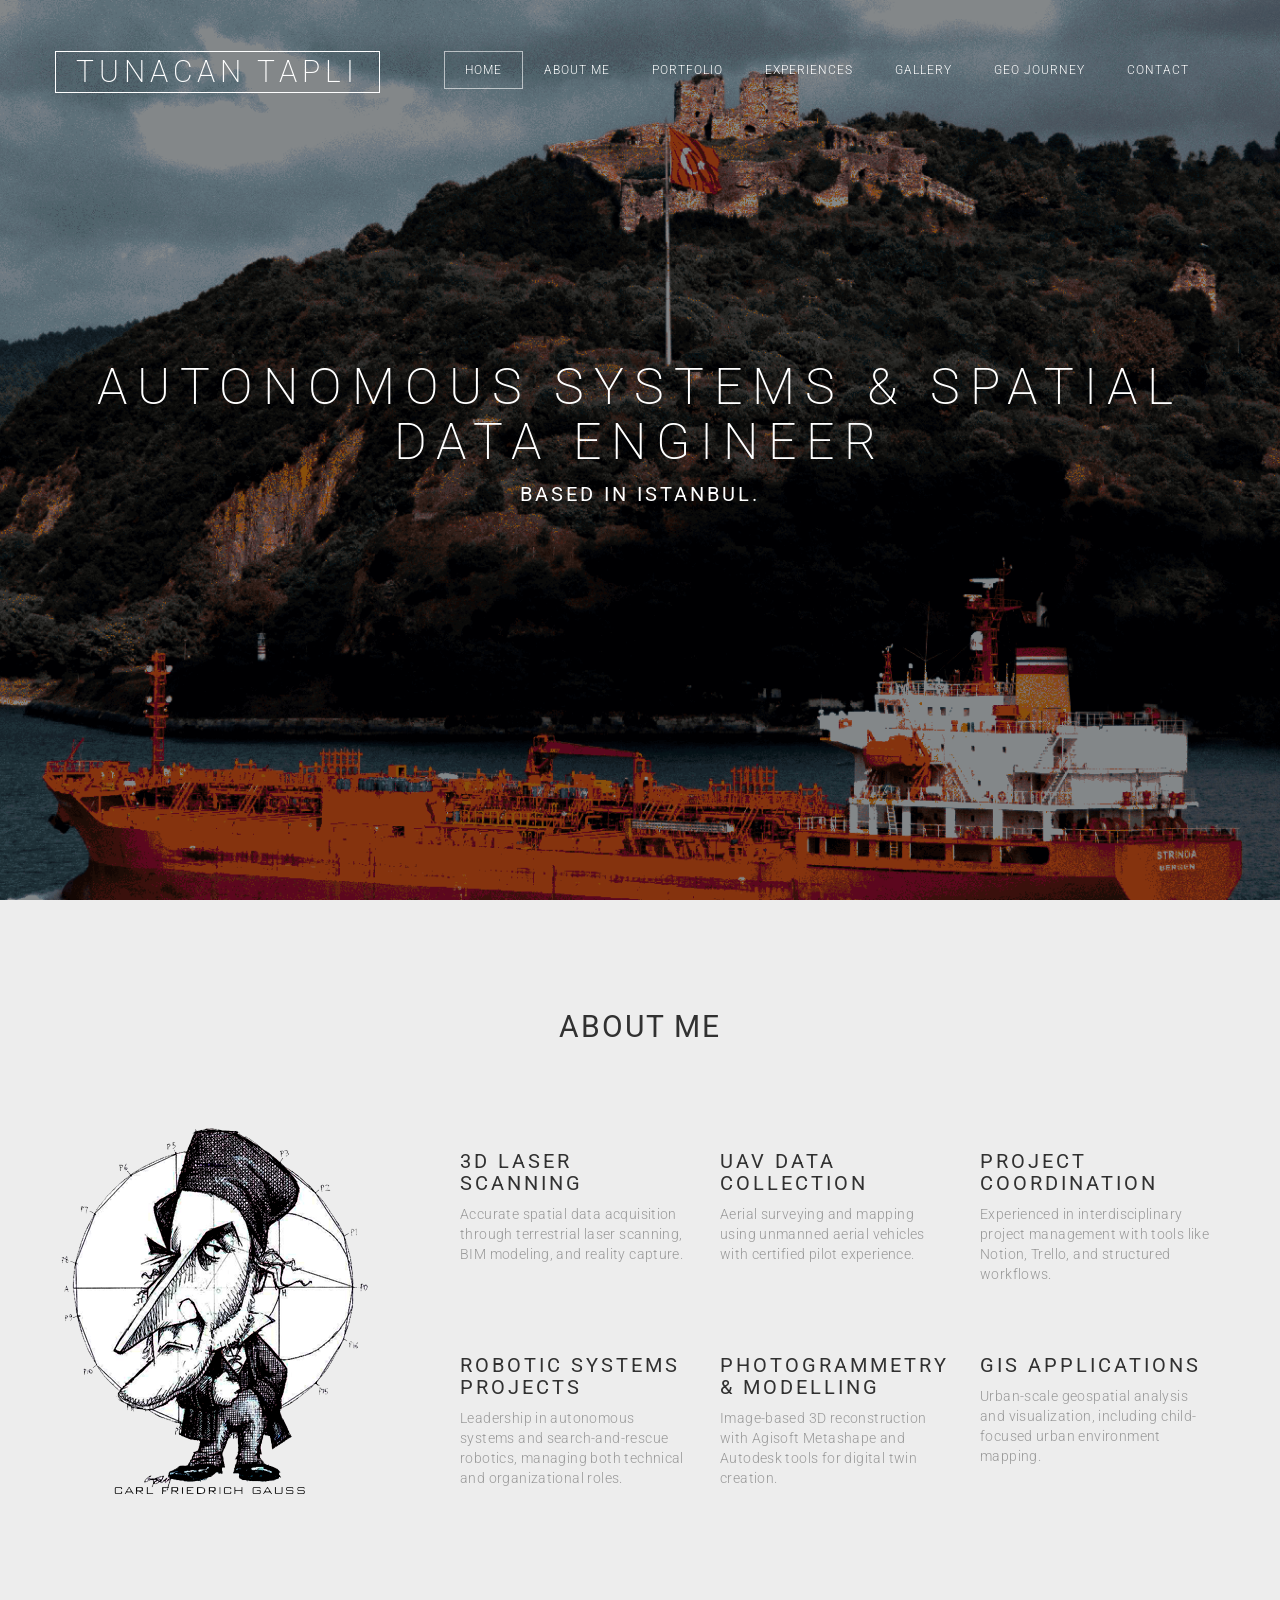
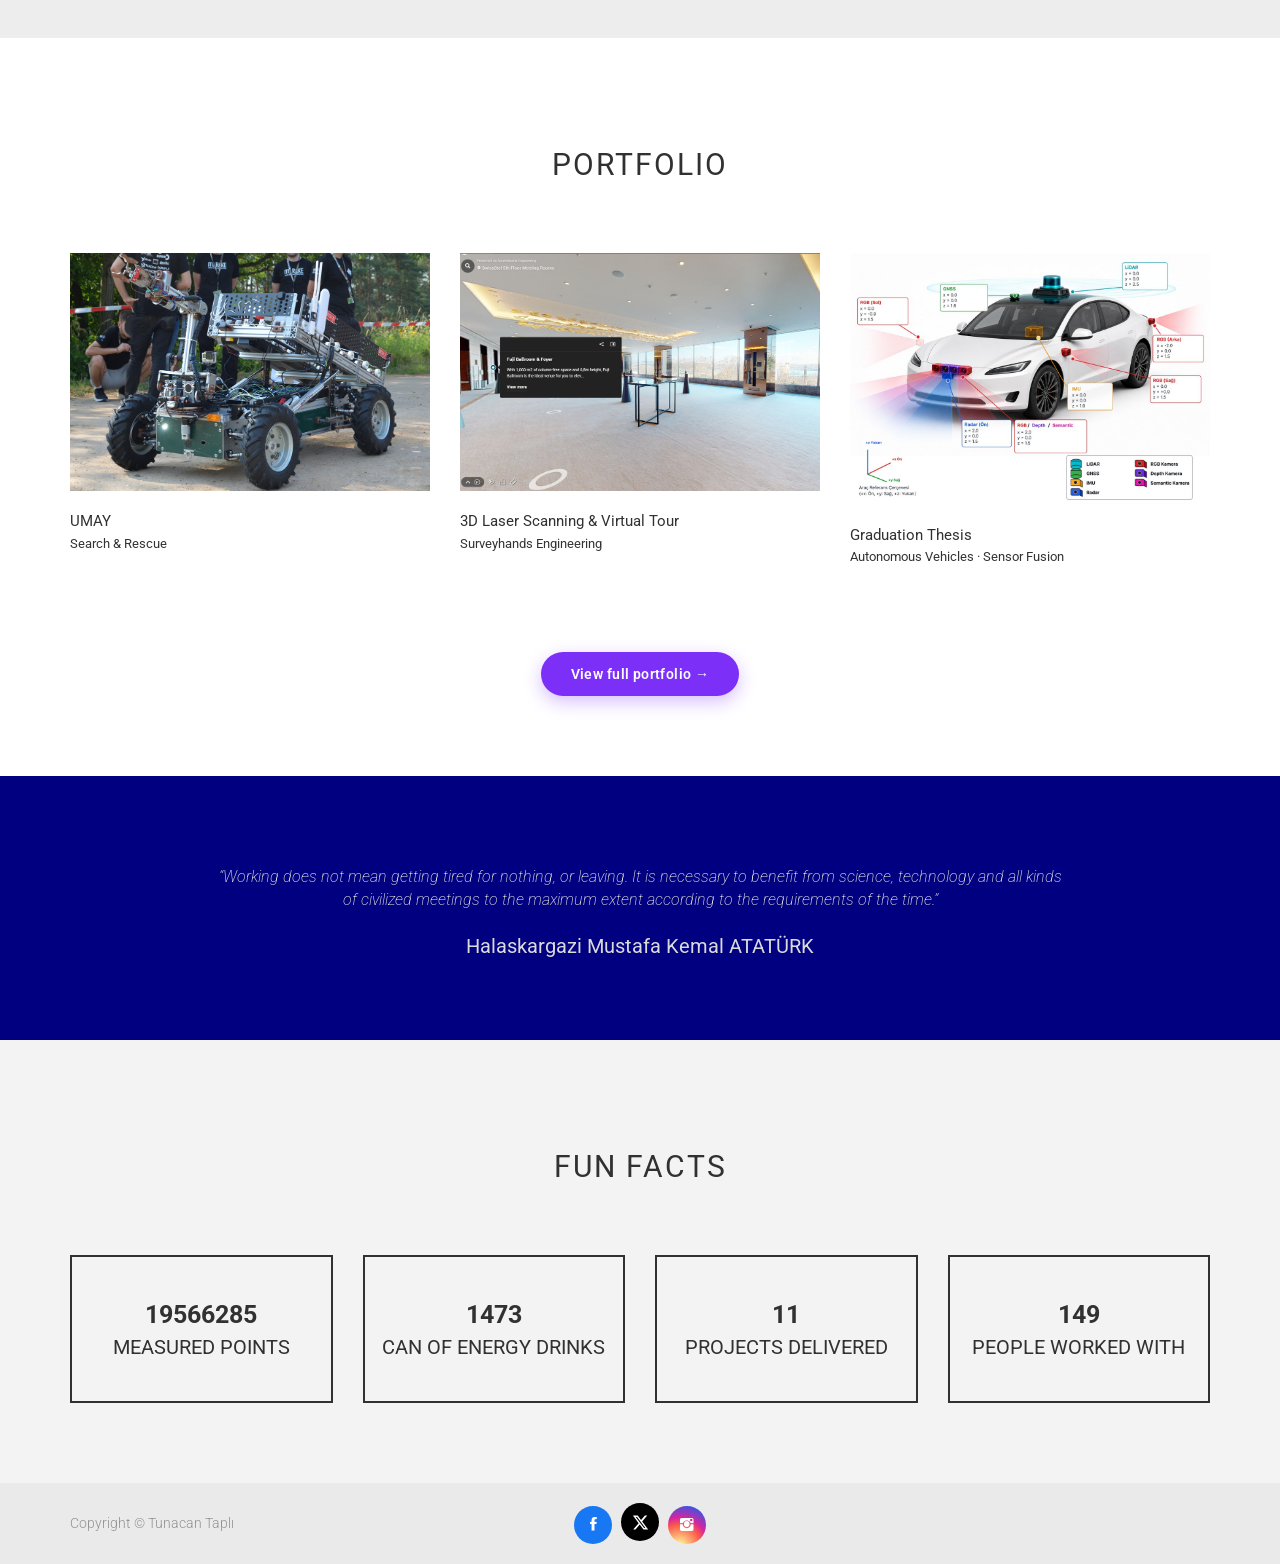
<file: index.html>
<!DOCTYPE html>
<!--[if IE 7 ]><html class="ie ie7 lte9 lte8 lte7" lang="en-US"><![endif]-->
<!--[if IE 8]><html class="ie ie8 lte9 lte8" lang="en-US">	<![endif]-->
<!--[if IE 9]><html class="ie ie9 lte9" lang="en-US"><![endif]-->
<!--[if (gt IE 9)|!(IE)]><!-->
<html class="noIE" lang="en-US">
<!--<![endif]-->
	<head>
		<!-- meta -->
			<meta http-equiv="X-UA-Compatible" content="IE=edge">
			<meta http-equiv="Content-Type" content="text/html; charset=UTF-8"/>
			<meta name="viewport" content="width=device-width, initial-scale = 1.0, maximum-scale=1.0, user-scalable=no"/>
		<title>T A P L I</title>
		<link rel="icon" type="image/png" href="assets/images/favicon.png">

		<link rel="stylesheet" href="assets/css/bootstrap.min.css">
		<link rel="stylesheet" href="assets/css/ionicons.min.css">
		<link rel="stylesheet" href="assets/css/owl.carousel.css">
		<link rel="stylesheet" href="assets/css/owl.theme.css">
	    <link rel="stylesheet" href="assets/css/main.css">
	    <link rel="stylesheet" href="assets/css/one-page.css">
	    <!-- HTML5 shim and Respond.js IE8 support of HTML5 elements and media queries -->
			<!--[if lt IE 9]>
				<script src="assets/js/html5shiv.js"></script>
				<script src="assets/js/respond.js"></script>
			<![endif]-->

			<!--[if IE 8]>
		    	<script src="assets/js/selectivizr.js"></script>
		    <![endif]-->
	</head>

<body>

<!-- Home -->
	<section class="header" id="header">
		
		<nav class="navbar navbar-default">
			<div class="container">
			<!-- Brand and toggle get grouped for better mobile display -->
				<div class="navbar-header">
					<button type="button" class="navbar-toggle collapsed" data-toggle="collapse" data-target="#bs-example-navbar-collapse-1" aria-expanded="false">
						<span class="sr-only">Toggle navigation</span>
						<span class="icon-bar"></span>
						<span class="icon-bar"></span>
						<span class="icon-bar"></span>
					</button>
					<a class="navbar-brand" href="index-multipage.html">Tunacan Taplı</a>
				</div> <!-- /.navbar-header -->

		    <!-- Collect the nav links, forms, and other content for toggling -->
			    <div class="collapse navbar-collapse" id="bs-example-navbar-collapse-1">
					<ul class="nav navbar-nav navbar-right">
						<li class="active"><a href="index.html">home</a></li>
						<li><a href="about.html">about me</a></li>
						<li><a href="portfolio.html">portfolio</a></li>
						<li><a href="awards.html">Experiences</a></li>
						<li><a href="gallery.html">gallery</a></li>
						<li><a href="geojourney.html">geo journey</a></li>
						<li><a href="contact.html">contact</a></li>
					</ul> <!-- /.nav -->
			    </div><!-- /.navbar-collapse -->
		  	</div><!-- /.container -->
		</nav>
		<div class="container">
			<div class="header-table">
				<div class="header-wrapper">
					<h1 class="header-title">
						Autonomous Systems &amp; Spatial Data Engineer
					</h1>
					<p class="header-subtitle">
						based in Istanbul.
					</p>
				</div> <!-- /.header-wrapper -->
			</div>
		</div> <!-- /.container -->
	</section> <!-- /#header -->
	

<!-- Our Services -->
	<section class="service" id="service">
		<div class="container">
			<div class="_section-wrapper">
				<h2 class="section-title black">
					about me
				</h2> <!-- /.section-title -->
				<div class="underline purple"></div>
				<div class="row">
					<div class="">
						<img src="assets/images/service.png" alt="service" class="service-img img-responsive">
					</div>
					<div class="col-md-offset-4 col-md-8 col-sm-12 services">
						<div class="row">
							<div class="col-xs-6 col-sm-4">
								<div class="service-item">
									<h3 class="section-item-title">
										3D Laser Scanning
									</h3>
									<p class="section-item-detail">
										Accurate spatial data acquisition through terrestrial laser scanning, BIM modeling, and reality capture.
									</p>
								</div> <!-- /.service-item -->
							</div>
							<div class="col-xs-6 col-sm-4">
								<div class="service-item">
									<h3 class="section-item-title">
										UAV Data Collection
									</h3>
									<p class="section-item-detail">
										Aerial surveying and mapping using unmanned aerial vehicles with certified pilot experience.
									</p>
								</div> <!-- /.service-item -->
							</div>
							<div class="col-xs-6 col-sm-4">
								<div class="service-item">
									<h3 class="section-item-title">
										Project Coordination
									</h3>
									<p class="section-item-detail">
										Experienced in interdisciplinary project management with tools like Notion, Trello, and structured workflows.
									</p>
								</div> <!-- /.service-item -->
							</div>
							<div class="col-xs-6 col-sm-4">
								<div class="service-item">
									<h3 class="section-item-title">
										Robotic Systems Projects
									</h3>
									<p class="section-item-detail">
										Leadership in autonomous systems and search-and-rescue robotics, managing both technical and organizational roles.
									</p>
								</div> <!-- /.service-item -->
							</div>
							<div class="col-xs-6 col-sm-4">
								<div class="service-item">
									<h3 class="section-item-title">
										Photogrammetry & Modelling
									</h3>
									<p class="section-item-detail">
										Image-based 3D reconstruction with Agisoft Metashape and Autodesk tools for digital twin creation.
									</p>
								</div> <!-- /.service-item -->
							</div>
							<div class="col-xs-6 col-sm-4">
								<div class="service-item">
									<h3 class="section-item-title">
										GIS Applications
									</h3>
									<p class="section-item-detail">
										Urban-scale geospatial analysis and visualization, including child-focused urban environment mapping.
									</p>
								</div> <!-- /.service-item -->
							</div>
						</div> <!-- /.row -->
					</div> <!-- /.col-md-6 -->
				</div> <!-- /.row -->
			</div> <!-- /.section-wrapper -->
		</div> <!-- /.container -->
	</section> <!-- /.service -->


<!-- Portfolio -->
	<section class="portfolio" id="portfolio">
		<div class="container section-wrapper">
			<h2 class="section-title black">
				portfolio
			</h2> <!-- /.section-title -->
			<div class="underline purple"></div>
			<div class="row">
				<div class="col-sm-4 col-xs-6">
					<div class="portfolio-item">
						<div class="portfolio-img">
							<img src="assets/images/port-1.png" alt="port-1" class="port-item">
							<div class="portfolio-img-hover">
								<a href="#"><img src="assets/images/plus.png" alt="plus" class="plus"></a>
							</div> <!-- /.portfolio-img-hover -->
						</div> <!-- /.portfolio-img -->
						<div class="portfolio-item-details">
							<div class="portfolio-item-name">
								<a href="portfolio.html#umay" style="color:inherit;text-decoration:none;">UMAY</a> <br><small>Search & Rescue</small>
							</div> <!-- /.portfolio-item-name -->
					
						</div> <!-- /.portfolio-item-details -->
					</div> <!-- /.portfolio-item -->
				</div> <!-- /.col-md-4 -->
				<div class="col-sm-4 col-xs-6">
					<div class="portfolio-item">
						<div class="portfolio-img">
							<img src="assets/images/port-2.png" alt="port-2" class="port-item">
							<div class="portfolio-img-hover">
								<a href="#"><img src="assets/images/plus.png" alt="plus" class="plus"></a>
							</div> <!-- /.portfolio-img-hover -->
						</div> <!-- /.portfolio-img -->
						<div class="portfolio-item-details">
							<div class="portfolio-item-name">
								<a href="portfolio.html#bumblebee" style="color:inherit;text-decoration:none;">Bumble Bee</a> <br><small>Search & Rescue</small>
							</div> <!-- /.portfolio-item-name -->
						</div> <!-- /.portfolio-item-details -->
					</div> <!-- /.portfolio-item -->
				</div> <!-- /.col-md-4 -->
				<div class="col-sm-4 col-xs-6">
					<div class="portfolio-item">
						<div class="portfolio-img">
							<img src="assets/images/port-3.png" alt="port-3" class="port-item">
							<div class="portfolio-img-hover">
								<a href="#"><img src="assets/images/plus.png" alt="plus" class="plus"></a>
							</div> <!-- /.portfolio-img-hover -->
						</div> <!-- /.portfolio-img -->
						<div class="portfolio-item-details">
							<div class="portfolio-item-name">
								<a href="portfolio.html#scan" style="color:inherit;text-decoration:none;">3D Laser Scanning & Virtual Tour</a> <br><small>Surveyhands Engineering</small>
							</div> <!-- /.portfolio-item-name -->
						</div> <!-- /.portfolio-item-details -->
					</div> <!-- /.portfolio-item -->
				</div> <!-- /.col-md-4 -->
				<div class="col-sm-4 col-xs-6">
					<div class="portfolio-item">
						<div class="portfolio-img">
							<img src="assets/images/port-4.PNG" alt="port-4" class="port-item">
							<div class="portfolio-img-hover">
								<a href="#"><img src="assets/images/plus.png" alt="plus" class="plus"></a>
							</div> <!-- /.portfolio-img-hover -->
						</div> <!-- /.portfolio-img -->
						<div class="portfolio-item-details">
							<div class="portfolio-item-name">
								<a href="portfolio.html#gis" style="color:inherit;text-decoration:none;">Child Friendly Urban Environment</a> <br><small>GIS Project</small>
							</div> <!-- /.portfolio-item-name -->
						</div> <!-- /.portfolio-item-details -->
					</div> <!-- /.portfolio-item -->
				</div> <!-- /.col-md-4 -->
				<div class="col-sm-4 col-xs-6">
					<div class="portfolio-item">
						<div class="portfolio-img">
							<img src="assets/images/thesis/sensor-architecture.jpg" alt="Graduation thesis" class="port-item">
							<div class="portfolio-img-hover">
								<a href="portfolio.html#thesis"><img src="assets/images/plus.png" alt="plus" class="plus"></a>
							</div> <!-- /.portfolio-img-hover -->
						</div> <!-- /.portfolio-img -->
						<div class="portfolio-item-details">
							<div class="portfolio-item-name">
								<a href="portfolio.html#thesis" style="color:inherit;text-decoration:none;">Graduation Thesis</a> <br><small>Autonomous Vehicles &middot; Sensor Fusion</small>
							</div> <!-- /.portfolio-item-name -->
						</div> <!-- /.portfolio-item-details -->
					</div> <!-- /.portfolio-item -->
				</div> <!-- /.col-md-4 -->
				<div class="col-sm-4 col-xs-6">
					<div class="portfolio-item">
						<div class="portfolio-img">
							<img src="assets/images/port-6.png" alt="port-6" class="port-item">
							<div class="portfolio-img-hover">
								<a href="#"><img src="assets/images/plus.png" alt="plus" class="plus"></a>
							</div> <!-- /.portfolio-img-hover -->
						</div> <!-- /.portfolio-img -->
						<div class="portfolio-item-details">
							<div class="portfolio-item-name">
								<a href="portfolio.html#ortho" style="color:inherit;text-decoration:none;">High Precision Orthophoto</a> <br><small>Photogrammetry</small>
							</div> <!-- /.portfolio-item-name -->
						</div> <!-- /.portfolio-item-details -->
					</div> <!-- /.portfolio-item -->
				</div> <!-- /.col-md-4 -->
			</div> <!-- /.row -->
		</div> <!-- /.container -->
	</section> <!-- /.portfolio -->

	<script>
	(function(){
		var hide = ['portfolio.html#bumblebee','portfolio.html#gis','portfolio.html#ortho'];
		hide.forEach(function(h){
			var a = document.querySelector('#portfolio a[href="'+h+'"]');
			if(a){ var col = a.closest('.col-sm-4'); if(col) col.style.display='none'; }
		});
		var row = document.querySelector('#portfolio .row');
		if(row){
			var d = document.createElement('div');
			d.style.cssText = 'text-align:center;margin-top:34px;';
			d.innerHTML = '<a href="portfolio.html" style="display:inline-block;padding:12px 30px;background:#7b2ff7;color:#fff;border-radius:30px;text-decoration:none;font-weight:600;letter-spacing:.03em;box-shadow:0 6px 18px rgba(123,47,247,.3);">View full portfolio &rarr;</a>';
			row.parentNode.appendChild(d);
		}
	})();
	</script>


<script>
	(function(){
		var items = document.querySelectorAll('#portfolio .portfolio-item');
		Array.prototype.forEach.call(items, function(item){
			var col = item.closest('.col-sm-4'); if(col && col.style.display==='none') return;
			var lnk = item.querySelector('.portfolio-item-name a[href]'); if(!lnk) return;
			var ov = item.querySelector('.portfolio-img-hover'); if(ov) ov.style.pointerEvents='none';
			item.style.cursor = 'pointer';
			item.addEventListener('click', function(){ window.location.href = lnk.getAttribute('href'); });
		});
	})();
	</script>

	<!-- Note -->
	<section class="note navy">
		<div class="container section-wrapper text-center">
			<p class="quote">
				“Working does not mean getting tired for nothing, or leaving. It is necessary to benefit from science, technology and all kinds of civilized meetings to the maximum extent according to the requirements of the time.”
			</p> <!-- /.quote -->
			<div class="quoter">Halaskargazi Mustafa Kemal ATATÜRK</div>
		</div> <!-- /.container -->
	</section> <!-- /.note -->


<!-- Fan Facts -->
	<section class="fun">
		<div class="container section-wrapper">
		<h2 class="section-title black">
				Fun Facts
			</h2> <!-- /.section-title -->
			<div class="underline purple"></div>	
			<div class="row">
				<div class="col-sm-3 col-xs-6">
					<div class="fun-box">
						<div class="number">
							19566285
						</div>
						<div class="number-title">
							measured points
						</div>
					</div> <!-- /.fun-box -->
				</div> <!-- /.col-md-3 -->
				<div class="col-sm-3 col-xs-6">
					<div class="fun-box">
						<div class="number">
							1473
						</div>
						<div class="number-title">
							can of energy drinks
						</div>
					</div> <!-- /.fun-box -->
				</div> <!-- /.col-md-3 -->
				<div class="col-sm-3 col-xs-6">
					<div class="fun-box">
						<div class="number">
							11
						</div>
						<div class="number-title">
							projects delivered
						</div>
					</div> <!-- /.fun-box -->
				</div> <!-- /.col-md-3 -->
				<div class="col-sm-3 col-xs-6">
					<div class="fun-box">
						<div class="number">
							149
						</div>
						<div class="number-title">
							people worked with
						</div>							
					</div> <!-- /.fun-box -->
				</div> <!-- /.col-md-3 -->
			</div> <!-- /.row -->
		</div> <!-- /.container -->
	</section> <!-- /.fun -->


<!-- Footer -->
	<footer>
		<div class="container">
			<div class="row">
				<div class="col-sm-4">
					<div class="copy">
						Copyright &copy; Tunacan Taplı
					</div>
				</div>
				<div class="col-sm-4 text-center">
					<div class="social-icon">
						<a href="https://www.facebook.com/tunacantapli?locale=tr_TR" target="_blank">
							<div class="icon fb">
								<i class="ion-social-facebook"></i>
							</div>
						</a>
						<a href="https://x.com/tunatapli" target="_blank">
							<div class="icon twitter">
								<svg viewBox="0 0 24 24" fill="currentColor"><path d="M18.244 2.25h3.308l-7.227 8.26 8.502 11.24H16.17l-5.214-6.817L4.99 21.75H1.68l7.73-8.835L1.254 2.25H8.08l4.713 6.231zm-1.161 17.52h1.833L7.084 4.126H5.117z"/></svg>
							</div>
						</a>
						<a href="https://www.instagram.com/tunatapli/" target="_blank">
							<div class="icon instagram">
								<i class="ion-social-instagram"></i>
							</div>
						</a>
					</div>		
				</div>
				<div class="col-sm-4 text-right">
					<div class="copy">
											</div>
				</div>
			</div> <!-- /.row -->
		</div> <!-- /.container -->
	</footer>
	


	<script src="assets/js/jquery-1.11.2.min.js"></script>
    <script src="assets/js/bootstrap.min.js"></script>
    <script src="assets/js/owl.carousel.min.js"></script>
    <script src="assets/js/contact.js"></script>
	<!-- // <script src="assets/js/smoothscroll.js"></script> -->
	<script src="assets/js/script.js"></script>


</body>
</html>
</file>
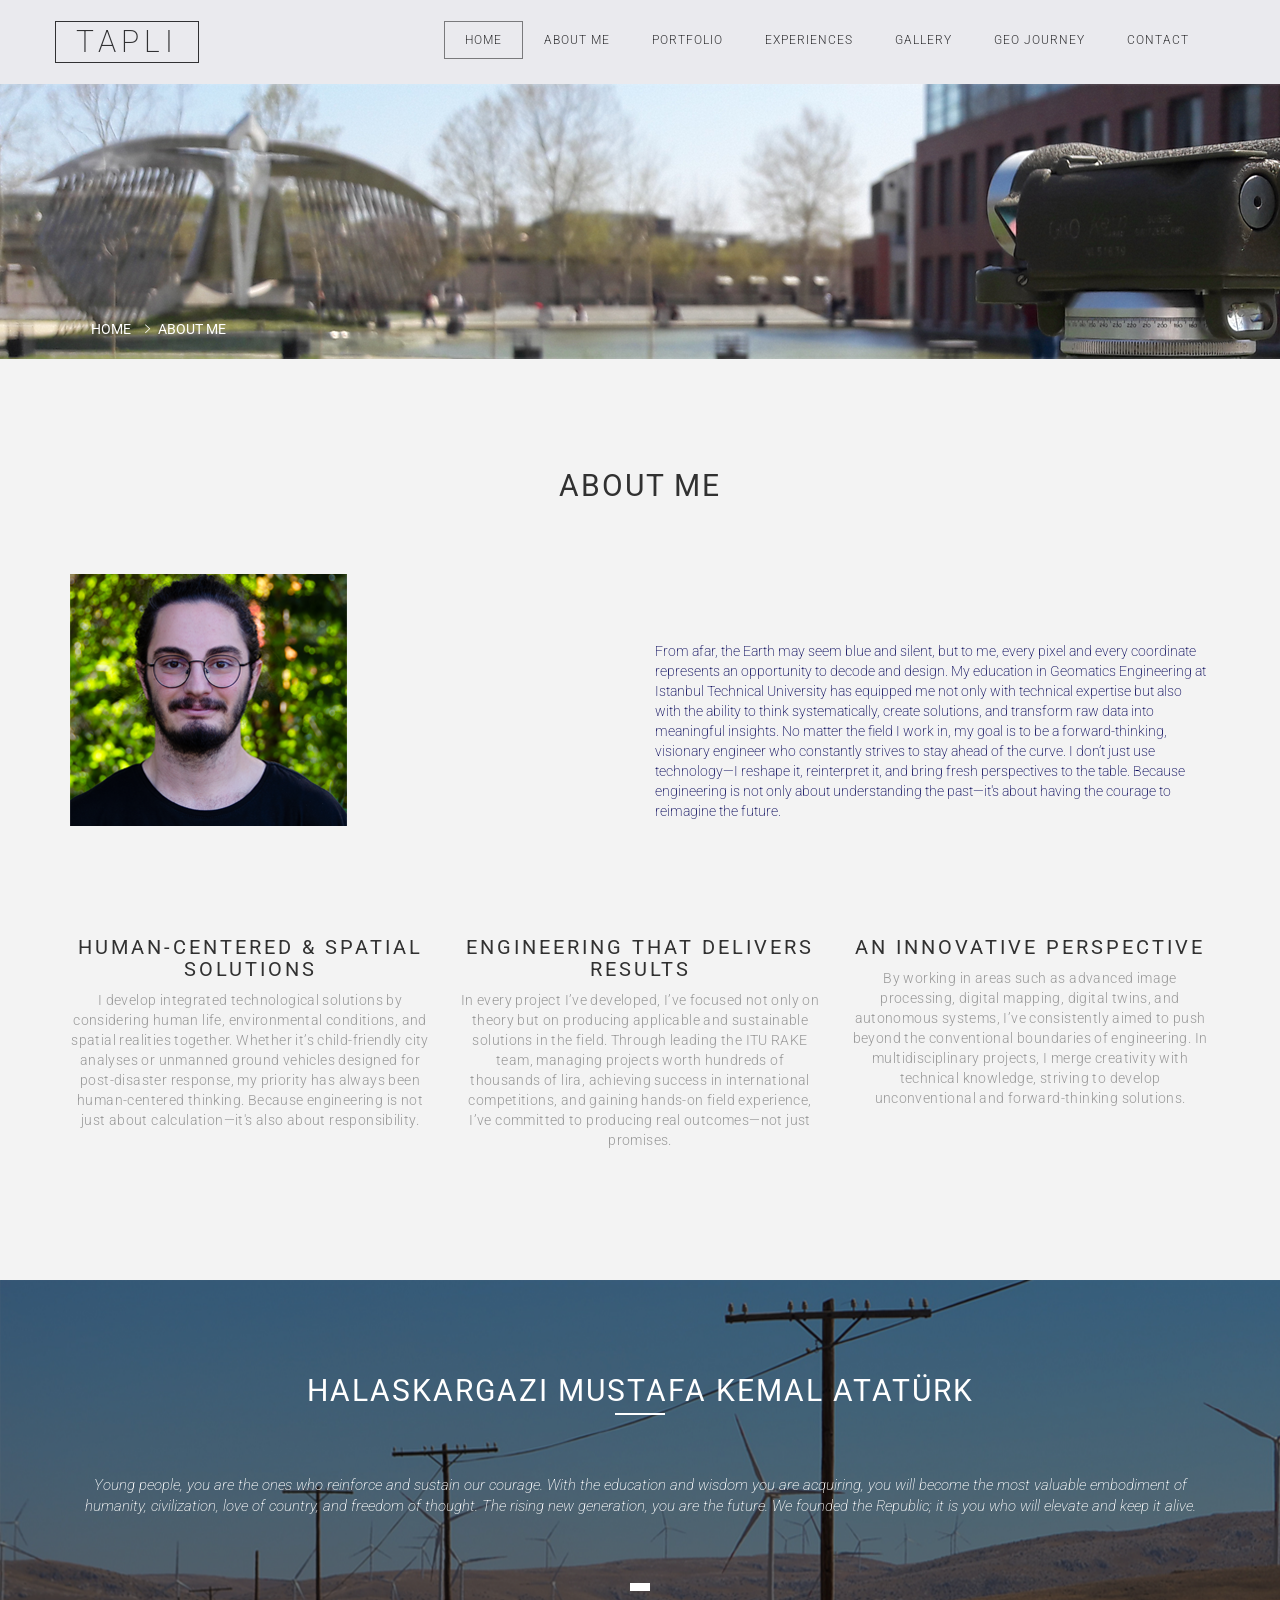
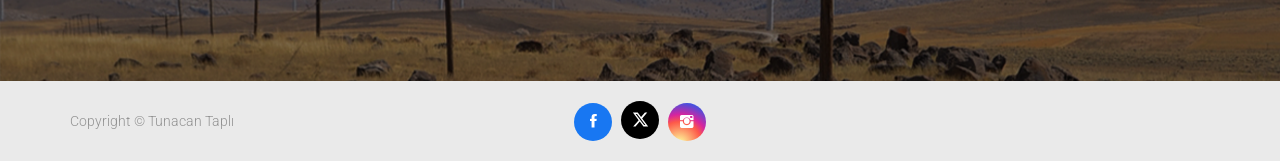
<file: about.html>
<!DOCTYPE html>
<!--[if IE 7 ]><html class="ie ie7 lte9 lte8 lte7" lang="en-US"><![endif]-->
<!--[if IE 8]><html class="ie ie8 lte9 lte8" lang="en-US">	<![endif]-->
<!--[if IE 9]><html class="ie ie9 lte9" lang="en-US"><![endif]-->
<!--[if (gt IE 9)|!(IE)]><!-->
<html class="noIE" lang="en-US">
<!--<![endif]-->
	<head>
		<!-- meta -->
			<meta http-equiv="X-UA-Compatible" content="IE=edge">
			<meta http-equiv="Content-Type" content="text/html; charset=UTF-8"/>
			<meta name="viewport" content="width=device-width, initial-scale = 1.0, maximum-scale=1.0, user-scalable=no"/>
		<title>T A P L I</title>
		<link rel="icon" type="image/png" href="assets/images/favicon.png">

		<link rel="stylesheet" href="assets/css/bootstrap.min.css">
		<link rel="stylesheet" href="assets/css/ionicons.min.css">
		<link rel="stylesheet" href="assets/css/owl.carousel.css">
		<link rel="stylesheet" href="assets/css/owl.theme.css">
	    <link rel="stylesheet" href="assets/css/main.css">
	    <link rel="stylesheet" href="assets/css/section.css">
	    <link rel="stylesheet" href="assets/css/about.css">
	    <!-- HTML5 shim and Respond.js IE8 support of HTML5 elements and media queries -->
			<!--[if lt IE 9]>
				<script src="assets/js/html5shiv.js"></script>
				<script src="assets/js/respond.js"></script>
			<![endif]-->

			<!--[if IE 8]>
		    	<script src="assets/js/selectivizr.js"></script>
		    <![endif]-->
	</head>
<body>
<!-- Home -->
	<section class="portfolio-header" id="header">
		
		<nav class="navbar navbar-default">
			<div class="container">
			<!-- Brand and toggle get grouped for better mobile display -->
				<div class="navbar-header">
					<button type="button" class="navbar-toggle collapsed" data-toggle="collapse" data-target="#bs-example-navbar-collapse-1" aria-expanded="false">
						<span class="sr-only">Toggle navigation</span>
						<span class="icon-bar"></span>
						<span class="icon-bar"></span>
						<span class="icon-bar"></span>
					</button>
					<a class="navbar-brand" href="#">Taplı</a>
				</div> <!-- /.navbar-header -->

		    <!-- Collect the nav links, forms, and other content for toggling -->
			    <div class="collapse navbar-collapse" id="bs-example-navbar-collapse-1">
					<ul class="nav navbar-nav navbar-right">
						<li class="active"><a href="index.html">home</a></li>
						<li><a href="about.html">about me</a></li>
						<li><a href="portfolio.html">portfolio</a></li>
						<li><a href="awards.html">experiences</a></li>
						<li><a href="gallery.html">gallery</a></li>
						<li><a href="geojourney.html">geo journey</a></li>
						<li><a href="contact.html">contact</a></li>
					</ul> <!-- /.nav -->
			    </div><!-- /.navbar-collapse -->
		  	</div><!-- /.container -->
		</nav>
	</section> <!-- /#header -->


<!-- Section Background -->
	<section class="section-background">
		<div class="container">
			<ol class="breadcrumb">
				<li><a href="index-multipage.html">Home</a></li>
				<li class="active">&nbsp;about me</li>
			</ol>
		</div> <!-- /.container -->
	</section> <!-- /.section-background -->


<!-- About Us -->
	<section class="about" id="about">
		<div class="container section-wrapper">
			<h2 class="section-title black">
				about me
			</h2> <!-- /.section-title -->
			<div class="underline purple"></div>	
			<div class="row">
				<div class="col-md-3 col-sm-6">
					<img src="assets/images/about-1.png" alt="about" class="about-img">
				</div> <!-- /.col-md-3 -->
				<div class="col-md-3 col-sm-6">
				</div> <!-- /.col-md-3 -->

				<div class="col-md-6 col-sm-12">
					<p class="about-detail">
						From afar, the Earth may seem blue and silent, but to me, every pixel and every coordinate represents an opportunity to decode and design. My education in Geomatics Engineering at Istanbul Technical University has equipped me not only with technical expertise but also with the ability to think systematically, create solutions, and transform raw data into meaningful insights.

No matter the field I work in, my goal is to be a forward-thinking, visionary engineer who constantly strives to stay ahead of the curve. I don’t just use technology—I reshape it, reinterpret it, and bring fresh perspectives to the table. Because engineering is not only about understanding the past—it's about having the courage to reimagine the future. 
					</p> <!-- /.about-detail -->
				</div> <!-- /.col-md-6 -->

			</div> <!-- /.row -->

			<div class="row">
			
				<div class="col-sm-4">
					<h3 class="section-item-title">
						Human-Centered & Spatial Solutions
					</h3>
					<p class="section-item-detail">
						I develop integrated technological solutions by considering human life, environmental conditions, and spatial realities together. Whether it’s child-friendly city analyses or unmanned ground vehicles designed for post-disaster response, my priority has always been human-centered thinking. Because engineering is not just about calculation—it's also about responsibility.
					</p>
				</div>
				<div class="col-sm-4">
					<h3 class="section-item-title">
						Engineering That Delivers Results
					</h3>
					<p class="section-item-detail">
						In every project I’ve developed, I’ve focused not only on theory but on producing applicable and sustainable solutions in the field. Through leading the ITU RAKE team, managing projects worth hundreds of thousands of lira, achieving success in international competitions, and gaining hands-on field experience, I’ve committed to producing real outcomes—not just promises.


					</p>
				</div>
				<div class="col-sm-4">
					<h3 class="section-item-title">
						An Innovative Perspective
					</h3>
					<p class="section-item-detail">
						By working in areas such as advanced image processing, digital mapping, digital twins, and autonomous systems, I’ve consistently aimed to push beyond the conventional boundaries of engineering. In multidisciplinary projects, I merge creativity with technical knowledge, striving to develop unconventional and forward-thinking solutions.
					</p>
				</div>	
			</div> <!-- /.row -->

		</div> <!-- /.container -->
	</section> <!-- /.about -->
<!-- Testimonial -->
	<section class="testimonial">
		<div class="container section-wrapper">
			<div class="section-title">
				Halaskargazi Mustafa Kemal Atatürk
			</div> <!-- /.section-title -->
			<div class="underline white"></div>
			<div class="owl-carousel testimonial-owl">
				<div class="item">
					<p class="testimonial-detail">
						Young people, you are the ones who reinforce and sustain our courage. With the education and wisdom you are acquiring, you will become the most valuable embodiment of humanity, civilization, love of country, and freedom of thought. The rising new generation, you are the future. We founded the Republic; it is you who will elevate and keep it alive.
					</p>
				</div> <!-- /.item -->
			</div> <!-- /.owl-carousel -->
		</div> <!-- /.container -->
	</section> <!-- /.testimonial -->
<!-- Footer -->
	<footer>
		<div class="container">
			<div class="row">
				<div class="col-sm-4">
					<div class="copy">
						Copyright &copy; Tunacan Taplı
					</div>
				</div>
				<div class="col-sm-4 text-center">
					<div class="social-icon">
						<a href="https://www.facebook.com/tunacantapli?locale=tr_TR" target="_blank">
							<div class="icon fb">
								<i class="ion-social-facebook"></i>
							</div>
						</a>
						<a href="https://x.com/tunatapli" target="_blank">
							<div class="icon twitter">
								<svg viewBox="0 0 24 24" fill="currentColor"><path d="M18.244 2.25h3.308l-7.227 8.26 8.502 11.24H16.17l-5.214-6.817L4.99 21.75H1.68l7.73-8.835L1.254 2.25H8.08l4.713 6.231zm-1.161 17.52h1.833L7.084 4.126H5.117z"/></svg>
							</div>
						</a>
						<a href="https://www.instagram.com/tunatapli/" target="_blank">
							<div class="icon instagram">
								<i class="ion-social-instagram"></i>
							</div>
						</a>
					</div>		
				</div>
				<div class="col-sm-4 text-right">
					<div class="copy">
					</div>
				</div>
			</div> <!-- /.row -->
		</div> <!-- /.container -->
	</footer>
	


	<script src="assets/js/jquery-1.11.2.min.js"></script>
    <script src="assets/js/bootstrap.min.js"></script>
    <script src="assets/js/owl.carousel.min.js"></script>
    <script src="assets/js/contact.js"></script>
	<!-- // <script src="assets/js/smoothscroll.js"></script> -->
	<script src="assets/js/script.js"></script>



</body>
</html>
</file>
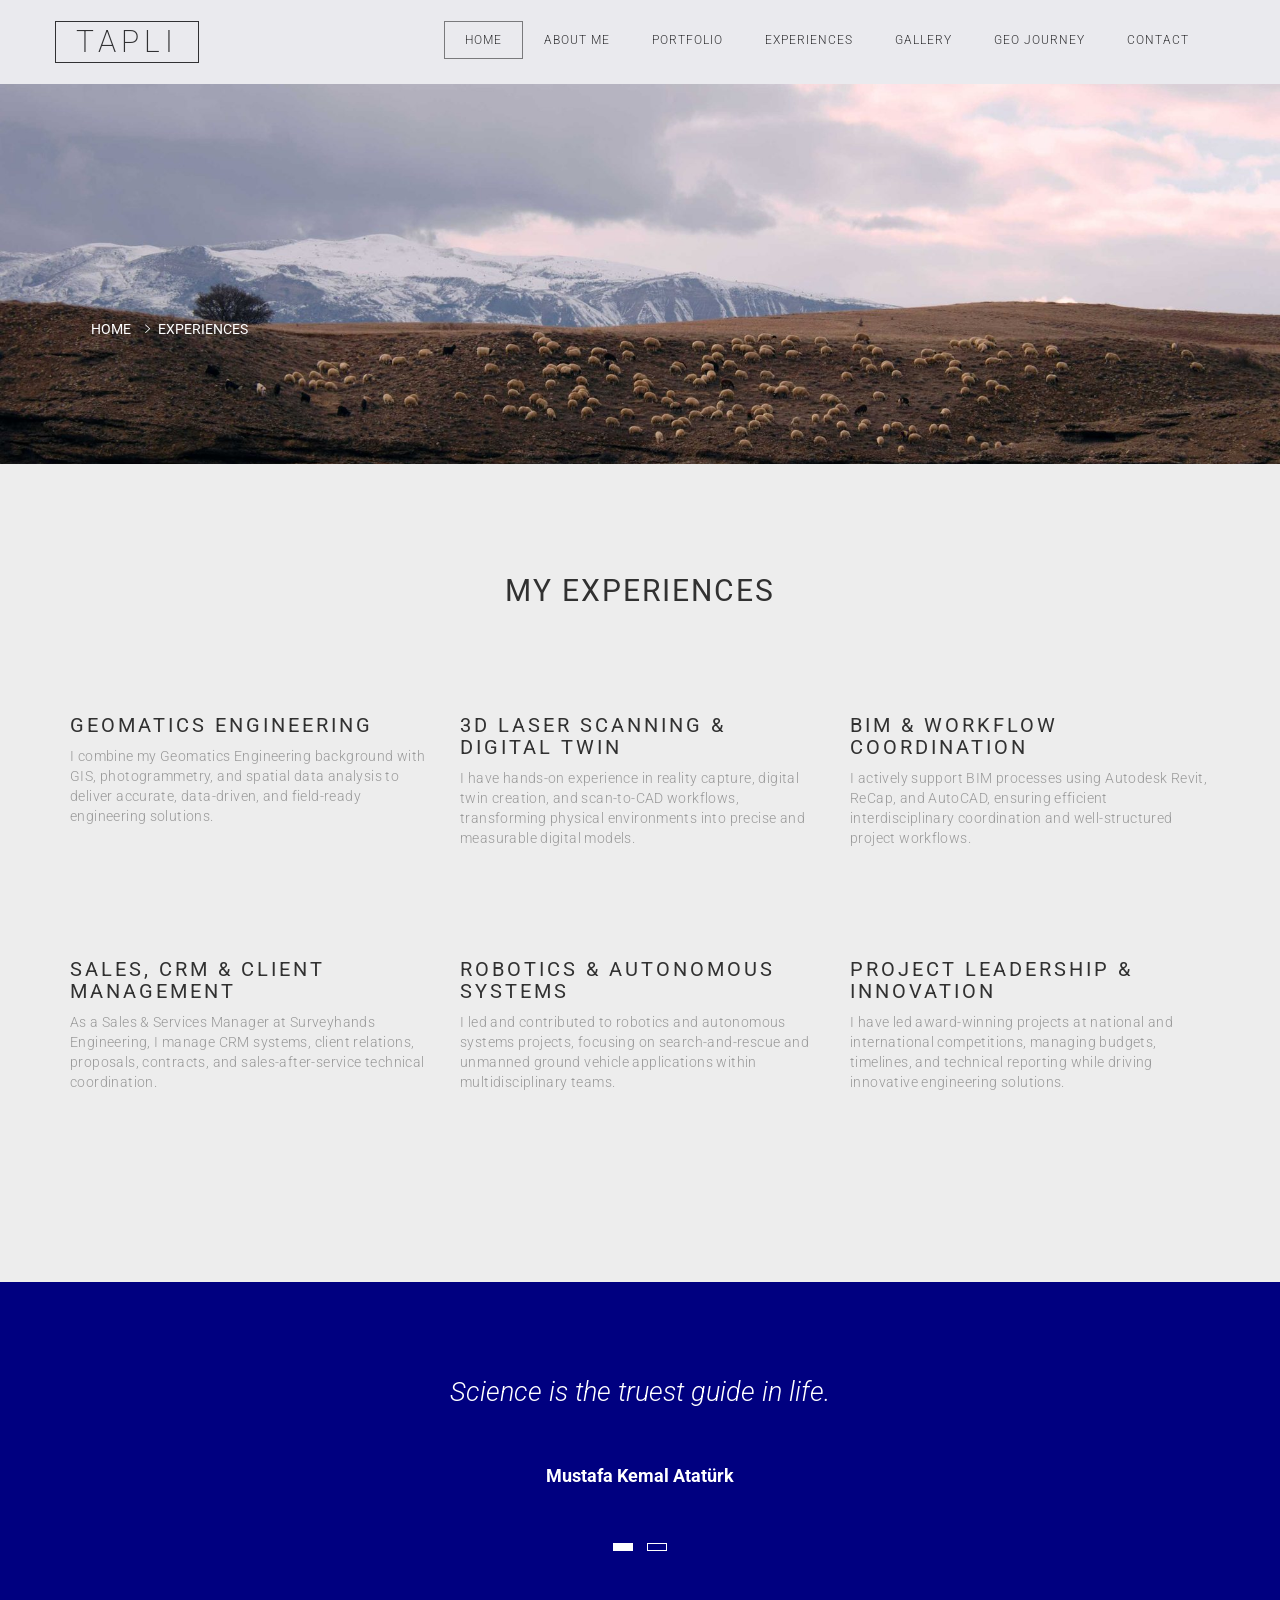
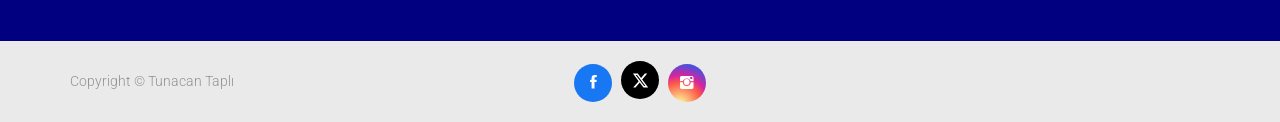
<file: awards.html>
<!DOCTYPE html>
<!--[if IE 7 ]><html class="ie ie7 lte9 lte8 lte7" lang="en-US"><![endif]-->
<!--[if IE 8]><html class="ie ie8 lte9 lte8" lang="en-US">	<![endif]-->
<!--[if IE 9]><html class="ie ie9 lte9" lang="en-US"><![endif]-->
<!--[if (gt IE 9)|!(IE)]><!-->
<html class="noIE" lang="en-US">
<!--<![endif]-->
	<head>
		<!-- meta -->
			<meta http-equiv="X-UA-Compatible" content="IE=edge">
			<meta http-equiv="Content-Type" content="text/html; charset=UTF-8"/>
			<meta name="viewport" content="width=device-width, initial-scale = 1.0, maximum-scale=1.0, user-scalable=no"/>
		<title>T A P L I</title>
		<link rel="icon" type="image/png" href="assets/images/favicon.png">
		<style>
			.service .services > .row{ display:flex; flex-wrap:wrap; }
			.service .services > .row > div{ display:flex; }
			.service .services .service-item{ width:100%; margin-bottom:40px; }
		</style>

		<link rel="stylesheet" href="assets/css/bootstrap.min.css">
		<link rel="stylesheet" href="assets/css/ionicons.min.css">
		<link rel="stylesheet" href="assets/css/owl.carousel.css">
		<link rel="stylesheet" href="assets/css/owl.theme.css">
	    <link rel="stylesheet" href="assets/css/main.css">
	    <link rel="stylesheet" href="assets/css/section.css">
	    <link rel="stylesheet" href="assets/css/service.css">
		<style>
			/* Experiences cover photo */
			html, body{ overflow-x: hidden; }
			.section-background{ background: #14202e url('assets/images/gallery/full_image1.jpg') center 40% / cover no-repeat !important; background-attachment: scroll !important; width: 100% !important; min-height: 380px; margin: 0 !important; }
			/* Atatürk quote: solid navy like home, larger text */
			.testimonial{ background: #000080 !important; }
			.testimonial-detail{ font-size: 27px !important; line-height: 1.5 !important; font-weight: 300 !important; padding: 0 6%; }
			.testimonial .test-name strong{ font-size: 18px; }
		</style>
	    <!-- HTML5 shim and Respond.js IE8 support of HTML5 elements and media queries -->
			<!--[if lt IE 9]>
				<script src="assets/js/html5shiv.js"></script>
				<script src="assets/js/respond.js"></script>
			<![endif]-->

			<!--[if IE 8]>
		    	<script src="assets/js/selectivizr.js"></script>
		    <![endif]-->
	</head>

<body>

<!-- Home -->
	<section class="portfolio-header" id="header">
		
		<nav class="navbar navbar-default _navbar-fixed-top">
			<div class="container">
			<!-- Brand and toggle get grouped for better mobile display -->
				<div class="navbar-header">
					<button type="button" class="navbar-toggle collapsed" data-toggle="collapse" data-target="#bs-example-navbar-collapse-1" aria-expanded="false">
						<span class="sr-only">Toggle navigation</span>
						<span class="icon-bar"></span>
						<span class="icon-bar"></span>
						<span class="icon-bar"></span>
					</button>
					<a class="navbar-brand" href="#">Taplı</a>
				</div> <!-- /.navbar-header -->

		    <!-- Collect the nav links, forms, and other content for toggling -->
			    <div class="collapse navbar-collapse" id="bs-example-navbar-collapse-1">
					<ul class="nav navbar-nav navbar-right">
						<li class="active"><a href="index.html">home</a></li>
						<li><a href="about.html">about me</a></li>
						<li><a href="portfolio.html">portfolio</a></li>
						<li><a href="awards.html">Experiences</a></li>
						<li><a href="gallery.html">gallery</a></li>
						<li><a href="geojourney.html">geo journey</a></li>
						<li><a href="contact.html">contact</a></li>
					</ul> <!-- /.nav -->
			    </div><!-- /.navbar-collapse -->
		  	</div><!-- /.container -->
		</nav>
	</section> <!-- /#header -->


<!-- Section Background -->
	<section class="section-background">
		<div class="container">
			<ol class="breadcrumb">
				<li><a href="index.html">Home</a></li>
				<li class="active">&nbsp;Experiences</li>
			</ol>
		</div> <!-- /.container -->
	</section> <!-- /.section-background -->


<!-- Our Services -->
	<section class="service" id="service">
		<div class="container">
			<div class="_section-wrapper">
				<h2 class="section-title black">
					My Experiences
				</h2> <!-- /.section-title -->
				<div class="underline purple"></div>
				<div class="row">
					<div class="col-md-12 col-sm-12 services">
						<div class="row">
							<div class="col-xs-6 col-sm-4">
								<div class="service-item">
									<h3 class="section-item-title">
										geomatics engineering
									</h3>
									<p class="section-item-detail">
										I combine my Geomatics Engineering background with GIS, photogrammetry, and spatial data analysis to deliver accurate, data-driven, and field-ready engineering solutions.
									</p>
								</div> <!-- /.service-item -->
							</div>
							<div class="col-xs-6 col-sm-4">
								<div class="service-item">
									<h3 class="section-item-title">
										3d laser scanning & digital twin
									</h3>
									<p class="section-item-detail">
										I have hands-on experience in reality capture, digital twin creation, and scan-to-CAD workflows, transforming physical environments into precise and measurable digital models.
									</p>
								</div> <!-- /.service-item -->
							</div>
							<div class="col-xs-6 col-sm-4">
								<div class="service-item">
									<h3 class="section-item-title">
										bim & workflow coordination
									</h3>
									<p class="section-item-detail">
										I actively support BIM processes using Autodesk Revit, ReCap, and AutoCAD, ensuring efficient interdisciplinary coordination and well-structured project workflows.
									</p>
								</div> <!-- /.service-item -->
							</div>
							<div class="col-xs-6 col-sm-4">
								<div class="service-item">
									<h3 class="section-item-title">
										sales, crm & client management
									</h3>
									<p class="section-item-detail">
										As a Sales & Services Manager at Surveyhands Engineering, I manage CRM systems, client relations, proposals, contracts, and sales-after-service technical coordination.
									</p>
								</div> <!-- /.service-item -->
							</div>
							<div class="col-xs-6 col-sm-4">
								<div class="service-item">
									<h3 class="section-item-title">
										robotics & autonomous systems
									</h3>
									<p class="section-item-detail">
										I led and contributed to robotics and autonomous systems projects, focusing on search-and-rescue and unmanned ground vehicle applications within multidisciplinary teams.
									</p>
								</div> <!-- /.service-item -->
							</div>
							<div class="col-xs-6 col-sm-4">
								<div class="service-item">
									<h3 class="section-item-title">
										project leadership & innovation
									</h3>
									<p class="section-item-detail">
										I have led award-winning projects at national and international competitions, managing budgets, timelines, and technical reporting while driving innovative engineering solutions.
									</p>
								</div> <!-- /.service-item -->
							</div>
						</div> <!-- /.row -->
					</div> <!-- /.col-md-6 -->
				</div> <!-- /.row -->
			</div> <!-- /.section-wrapper -->
		</div> <!-- /.container -->
	</section> <!-- /.service -->


<!-- Testimonial -->
	<section class="testimonial">
		<div class="container section-wrapper">
			<div class="section-title">
							</div> <!-- /.section-title -->
						<div class="owl-carousel testimonial-owl">
				<div class="item">
					<p class="testimonial-detail">
						Science is the truest guide in life. 
					</p>
					<div class="test-name">
						<strong>Mustafa Kemal Atatürk</strong> <br>
						
					</div>
				</div> <!-- /.item -->
				<div class="item">
					<p class="testimonial-detail">
						Science is the truest guide in life. 
					</p>
					<div class="test-name">
						<strong>Mustafa Kemal Atatürk</strong> <br>
					</div>
				</div> <!-- /.item -->
			</div> <!-- /.owl-carousel -->
		</div> <!-- /.container -->
	</section> <!-- /.testimonial -->

<!-- Footer -->
	<footer>
		<div class="container">
			<div class="row">
				<div class="col-sm-4">
					<div class="copy">
						Copyright &copy; Tunacan Taplı
					</div>
				</div>
				<div class="col-sm-4 text-center">
					<div class="social-icon">
						<a href="https://www.facebook.com/tunacantapli?locale=tr_TR" target="_blank">
							<div class="icon fb">
								<i class="ion-social-facebook"></i>
							</div>
						</a>
						<a href="https://x.com/tunatapli" target="_blank">
							<div class="icon twitter">
								<svg viewBox="0 0 24 24" fill="currentColor"><path d="M18.244 2.25h3.308l-7.227 8.26 8.502 11.24H16.17l-5.214-6.817L4.99 21.75H1.68l7.73-8.835L1.254 2.25H8.08l4.713 6.231zm-1.161 17.52h1.833L7.084 4.126H5.117z"/></svg>
							</div>
						</a>
						<a href="https://www.instagram.com/tunatapli/" target="_blank">
							<div class="icon instagram">
								<i class="ion-social-instagram"></i>
							</div>
						</a>
					</div>		
				</div>
				<div class="col-sm-4 text-right">
					<div class="copy">
					</div>
				</div>
			</div> <!-- /.row -->
		</div> <!-- /.container -->
	</footer>
	
	


	<script src="assets/js/jquery-1.11.2.min.js"></script>
    <script src="assets/js/bootstrap.min.js"></script>
    <script src="assets/js/owl.carousel.min.js"></script>
    <script src="assets/js/contact.js"></script>
	<!-- // <script src="assets/js/smoothscroll.js"></script> -->
	<script src="assets/js/script.js"></script>


</body>
</html>
</file>
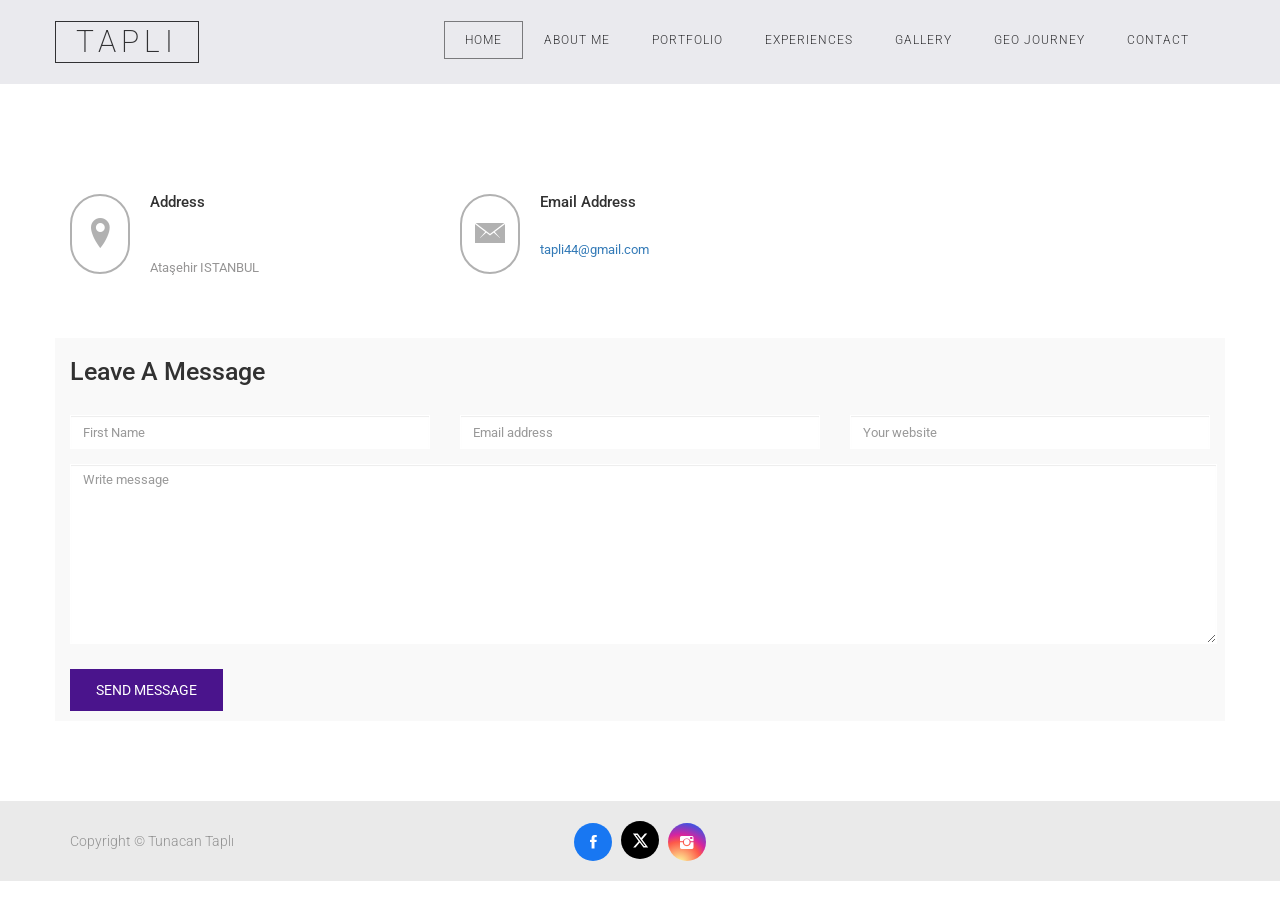
<file: contact.html>
<!DOCTYPE html>
<!--[if IE 7 ]><html class="ie ie7 lte9 lte8 lte7" lang="en-US"><![endif]-->
<!--[if IE 8]><html class="ie ie8 lte9 lte8" lang="en-US">	<![endif]-->
<!--[if IE 9]><html class="ie ie9 lte9" lang="en-US"><![endif]-->
<!--[if (gt IE 9)|!(IE)]><!-->
<html class="noIE" lang="en-US">
<!--<![endif]-->
	<head>
		<!-- meta -->
			<meta http-equiv="X-UA-Compatible" content="IE=edge">
			<meta http-equiv="Content-Type" content="text/html; charset=UTF-8"/>
			<meta name="viewport" content="width=device-width, initial-scale = 1.0, maximum-scale=1.0, user-scalable=no"/>
		<title>T A P L I</title>
		<link rel="icon" type="image/png" href="assets/images/favicon.png">
		<link rel="stylesheet" href="assets/css/bootstrap.min.css">
		<link rel="stylesheet" href="assets/css/ionicons.min.css">
		<link rel="stylesheet" href="assets/css/owl.carousel.css">
		<link rel="stylesheet" href="assets/css/owl.theme.css">
	    <link rel="stylesheet" href="assets/css/main.css">
	    <link rel="stylesheet" href="assets/css/section.css">
	    <link rel="stylesheet" href="assets/css/contact.css">
		<style>
			.msg-toast{position:fixed;left:50%;top:28px;transform:translateX(-50%) translateY(-24px);background:#fff;border-radius:14px;box-shadow:0 14px 44px rgba(0,0,0,.22);padding:16px 24px 16px 18px;display:flex;align-items:center;gap:14px;opacity:0;pointer-events:none;transition:opacity .35s ease, transform .35s ease;z-index:4000;max-width:90vw;}
			.msg-toast.show{opacity:1;transform:translateX(-50%) translateY(0);}
			.msg-toast .mc{width:42px;height:42px;flex:0 0 42px;}
			.msg-toast .mc circle{stroke:#43a047;stroke-width:3;fill:none;stroke-dasharray:163;stroke-dashoffset:163;}
			.msg-toast.show .mc circle{animation:mcCircle .5s ease forwards;}
			.msg-toast .mc path{stroke:#43a047;stroke-width:4.5;fill:none;stroke-linecap:round;stroke-linejoin:round;stroke-dasharray:44;stroke-dashoffset:44;}
			.msg-toast.show .mc path{animation:mcCheck .35s .38s ease forwards;}
			.msg-toast.error .mc circle{stroke:#e53935;}
			.msg-toast.error .mc path{stroke:#e53935;}
			.msg-toast .mt{font-family:'Helvetica Neue',Arial,sans-serif;line-height:1.3;}
			.msg-toast .mt b{display:block;font-size:15px;color:#1a1a1a;font-weight:600;}
			.msg-toast .mt span{font-size:13px;color:#888;}
			@keyframes mcCircle{to{stroke-dashoffset:0;}}
			@keyframes mcCheck{to{stroke-dashoffset:0;}}
		</style>
	    <!-- HTML5 shim and Respond.js IE8 support of HTML5 elements and media queries -->
			<!--[if lt IE 9]>
				<script src="assets/js/html5shiv.js"></script>
				<script src="assets/js/respond.js"></script>
			<![endif]-->

			<!--[if IE 8]>
		    	<script src="assets/js/selectivizr.js"></script>
		    <![endif]-->
	</head>

<body>

<!-- Home -->
	<section class="portfolio-header" id="header">
		
		<nav class="navbar navbar-default _navbar-fixed-top">
			<div class="container">
			<!-- Brand and toggle get grouped for better mobile display -->
				<div class="navbar-header">
					<button type="button" class="navbar-toggle collapsed" data-toggle="collapse" data-target="#bs-example-navbar-collapse-1" aria-expanded="false">
						<span class="sr-only">Toggle navigation</span>
						<span class="icon-bar"></span>
						<span class="icon-bar"></span>
						<span class="icon-bar"></span>
					</button>
					<a class="navbar-brand" href="#">TAPLI</a>
				</div> <!-- /.navbar-header -->

		    <!-- Collect the nav links, forms, and other content for toggling -->
			    <div class="collapse navbar-collapse" id="bs-example-navbar-collapse-1">
					<ul class="nav navbar-nav navbar-right">
						<li class="active"><a href="index.html">home</a></li>
						<li><a href="about.html">about me</a></li>
						<li><a href="portfolio.html">portfolio</a></li>
						<li><a href="awards.html">Experiences</a></li>
						<li><a href="gallery.html">gallery</a></li>
						<li><a href="geojourney.html">geo journey</a></li>
						<li><a href="contact.html">contact</a></li>
					</ul> <!-- /.nav -->
			    </div><!-- /.navbar-collapse -->
		  	</div><!-- /.container -->
		</nav>
	</section> <!-- /#header -->


<!-- Section Background -->
<!-- Contact with us -->
<section class="contact section-wrapper" id="contact">
    <div class="container">
        <div class="row justify-content-center">
            <!-- Address -->
            <div class="col-md-4 contact-item col-sm-6 col-xs-12">
                <a href="https://maps.app.goo.gl/ZWjhZRB6vVMRuVkD9" target="_blank">
                    <i class="ion-location"></i>
                </a>
                <h3>Address</h3>
                <p class="contact">
                    <br>
                    Ataşehir ISTANBUL
                </p>
            </div>

            <!-- Email -->
            <div class="col-md-4 contact-item col-sm-6 col-xs-12">
                <a href="mailto:tapli44@gmail.com">
                    <i class="ion-ios-email"></i>
                </a>
                <h3>Email Address</h3>
                <p class="contact">
                    <a href="mailto:tapli44@gmail.com">tapli44@gmail.com</a><br>
                </p>
            </div>
        </div> <!-- /.row -->

        <!-- Contact Form -->
        <form id="msgForm" class="row form" action="https://formsubmit.co/tapli44@gmail.com" method="POST">
            <h3>Leave A Message</h3>
            <input type="hidden" name="_subject" value="New message from your portfolio site">
            <input type="hidden" name="_template" value="table">
            <input type="hidden" name="_captcha" value="false">
            <input type="text" name="_honey" style="display:none">
            <input type="hidden" name="_next" value="https://tunatapli.github.io/tunacantapli/contact.html">


            <div class="col-sm-4 col-xs-12 form-group">
                <label class="sr-only">Name</label>
                <input name="name" class="form-control" type="text" placeholder="First Name" required>
            </div>

            <div class="col-sm-4 col-xs-12 form-group">
                <label class="sr-only">Email</label>
                <input name="email" class="form-control" type="email" placeholder="Email address" required>
            </div>

            <div class="col-sm-4 col-xs-12 form-group">
                <label class="sr-only">Website</label>
                <input name="website" class="form-control" type="text" placeholder="Your website">
            </div>

            <div class="row">
                <div class="col-md-12 col-xs-12 form-group">
                    <label class="sr-only">Message</label>
                    <textarea name="message" class="message form-control" placeholder="Write message" required></textarea>
                </div>

                <input class="btn btn-sub" type="submit" value="Send Message">
            </div>
        </form> <!-- /.form -->
    </div> <!-- /.container -->
</section> <!-- /.contact -->

<!-- Footer -->
	<footer>
		<div class="container">
			<div class="row">
				<div class="col-sm-4">
					<div class="copy">
						Copyright &copy; Tunacan Taplı
					</div>
				</div>
				<div class="col-sm-4 text-center">
					<div class="social-icon">
						<a href="https://www.facebook.com/tunacantapli?locale=tr_TR" target="_blank">
							<div class="icon fb">
								<i class="ion-social-facebook"></i>
							</div>
						</a>
						<a href="https://x.com/tunatapli" target="_blank">
							<div class="icon twitter">
								<svg viewBox="0 0 24 24" fill="currentColor"><path d="M18.244 2.25h3.308l-7.227 8.26 8.502 11.24H16.17l-5.214-6.817L4.99 21.75H1.68l7.73-8.835L1.254 2.25H8.08l4.713 6.231zm-1.161 17.52h1.833L7.084 4.126H5.117z"/></svg>
							</div>
						</a>
						<a href="https://www.instagram.com/tunatapli/" target="_blank">
							<div class="icon instagram">
								<i class="ion-social-instagram"></i>
							</div>
						</a>
					</div>		
				</div>
				<div class="col-sm-4 text-right">
					<div class="copy">
											</div>
				</div>
			</div> <!-- /.row -->
		</div> <!-- /.container -->
	</footer>
	


	<!-- Animated send confirmation -->
	<div class="msg-toast" id="msgToast" role="status" aria-live="polite">
		<svg class="mc" viewBox="0 0 56 56"><circle cx="28" cy="28" r="26"/><path d="M16 29 l8 8 l16 -18"/></svg>
		<div class="mt"><b id="msgToastTitle">Message sent!</b><span id="msgToastSub">Thanks — I will get back to you soon.</span></div>
	</div>

	<script>
	(function(){
		var form = document.getElementById('msgForm');
		if(!form) return;
		var toast = document.getElementById('msgToast');
		var hideTimer;
		function showToast(ok, title, sub){
			toast.classList.toggle('error', !ok);
			document.getElementById('msgToastTitle').textContent = title;
			document.getElementById('msgToastSub').textContent = sub;
			toast.classList.remove('show'); void toast.offsetWidth; toast.classList.add('show');
			clearTimeout(hideTimer);
			hideTimer = setTimeout(function(){ toast.classList.remove('show'); }, 5500);
		}
		form.addEventListener('submit', function(e){
			e.preventDefault();
			if(form.querySelector('[name="_honey"]') && form.querySelector('[name="_honey"]').value) return;
			var btn = form.querySelector('[type="submit"]');
			var oldVal = btn ? btn.value : '';
			if(btn){ btn.value = 'Sending...'; btn.disabled = true; }
			var data = {};
			new FormData(form).forEach(function(v,k){
				if(k.charAt(0) !== '_' || k === '_subject' || k === '_template') data[k] = v;
			});
			fetch('https://formsubmit.co/ajax/tapli44@gmail.com', {
				method: 'POST',
				headers: { 'Content-Type': 'application/json', 'Accept': 'application/json' },
				body: JSON.stringify(data)
			})
			.then(function(r){ return r.json(); })
			.then(function(){
				showToast(true, 'Message sent!', 'Thanks — I will get back to you soon.');
				form.reset();
			})
			.catch(function(){
				showToast(false, 'Could not send', 'Please try again or email me directly.');
			})
			.then(function(){ if(btn){ btn.value = oldVal; btn.disabled = false; } });
		});
	})();
	</script>

	<script src="assets/js/jquery-1.11.2.min.js"></script>
    <script src="assets/js/bootstrap.min.js"></script>
    <script src="assets/js/owl.carousel.min.js"></script>
    <script src="assets/js/contact.js"></script>
	<!-- // <script src="assets/js/smoothscroll.js"></script> -->
	<script src="assets/js/script.js"></script>


</body>
</html>
</file>
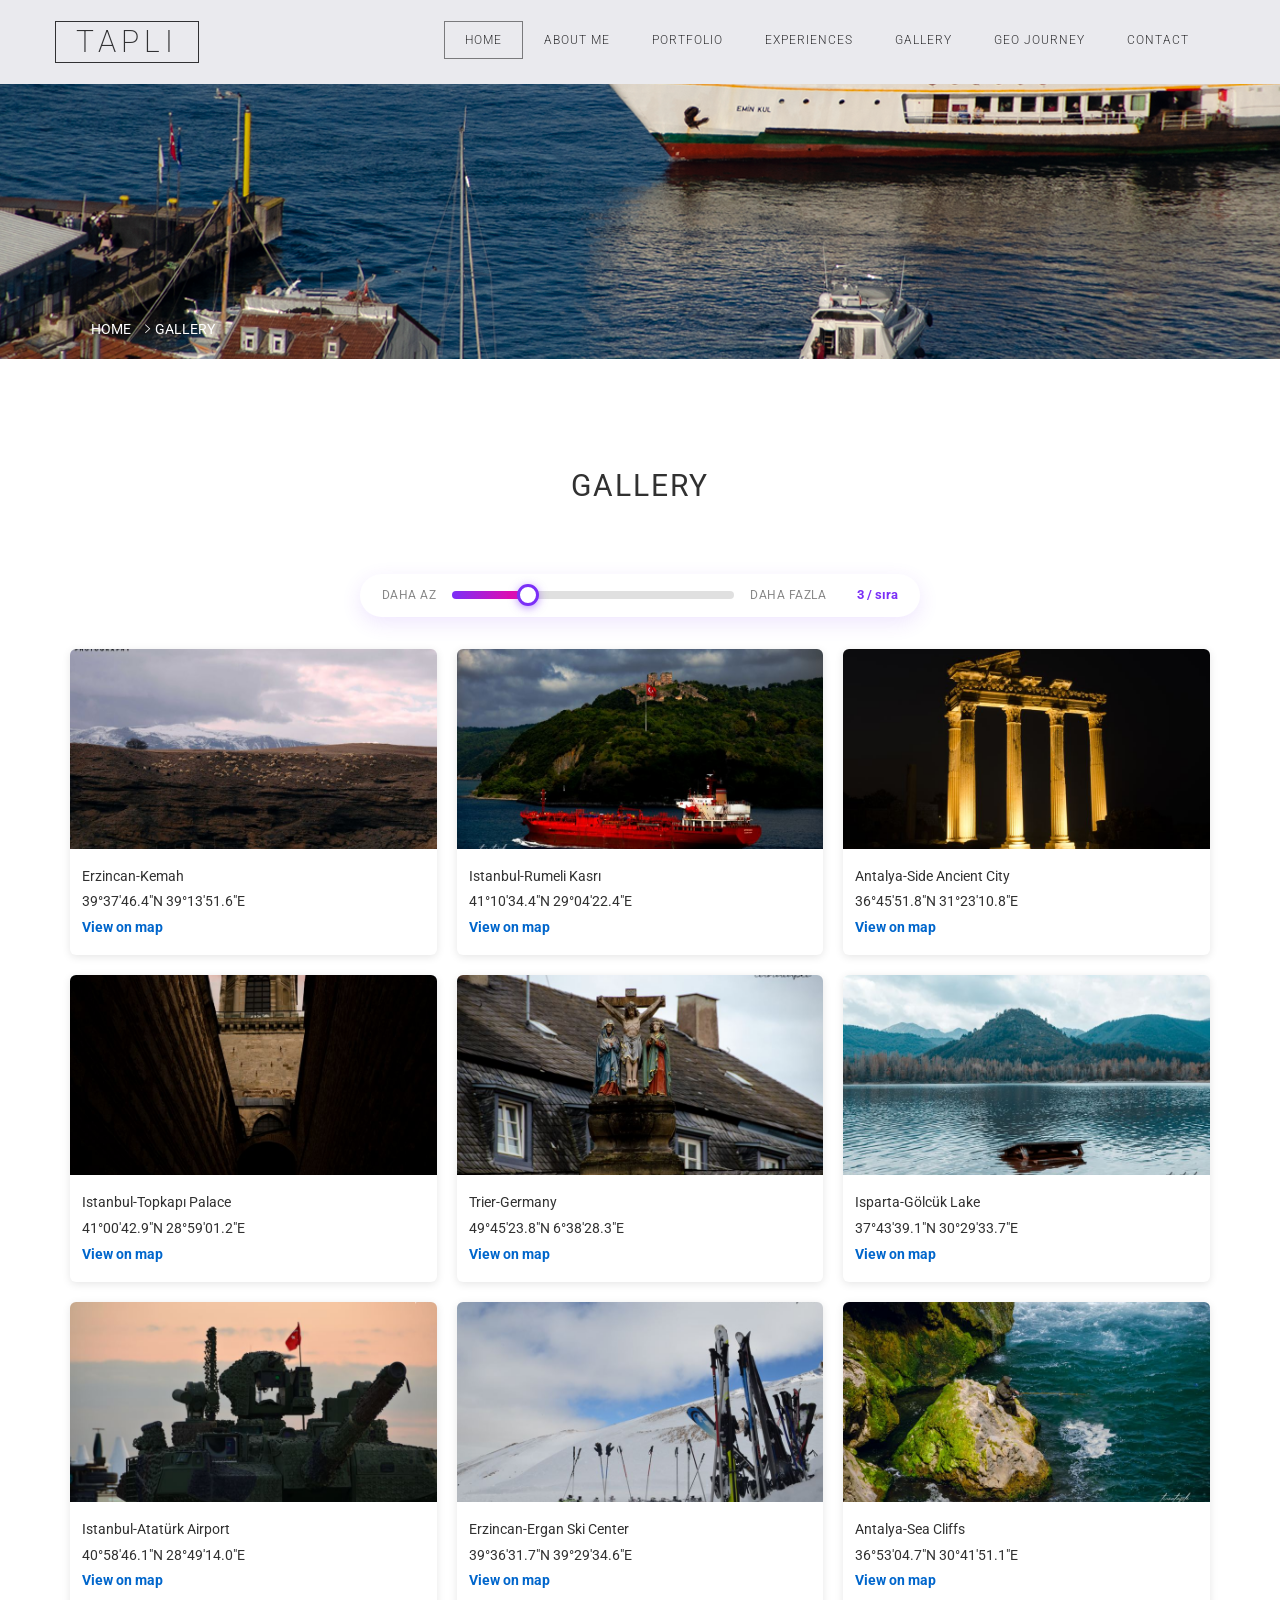
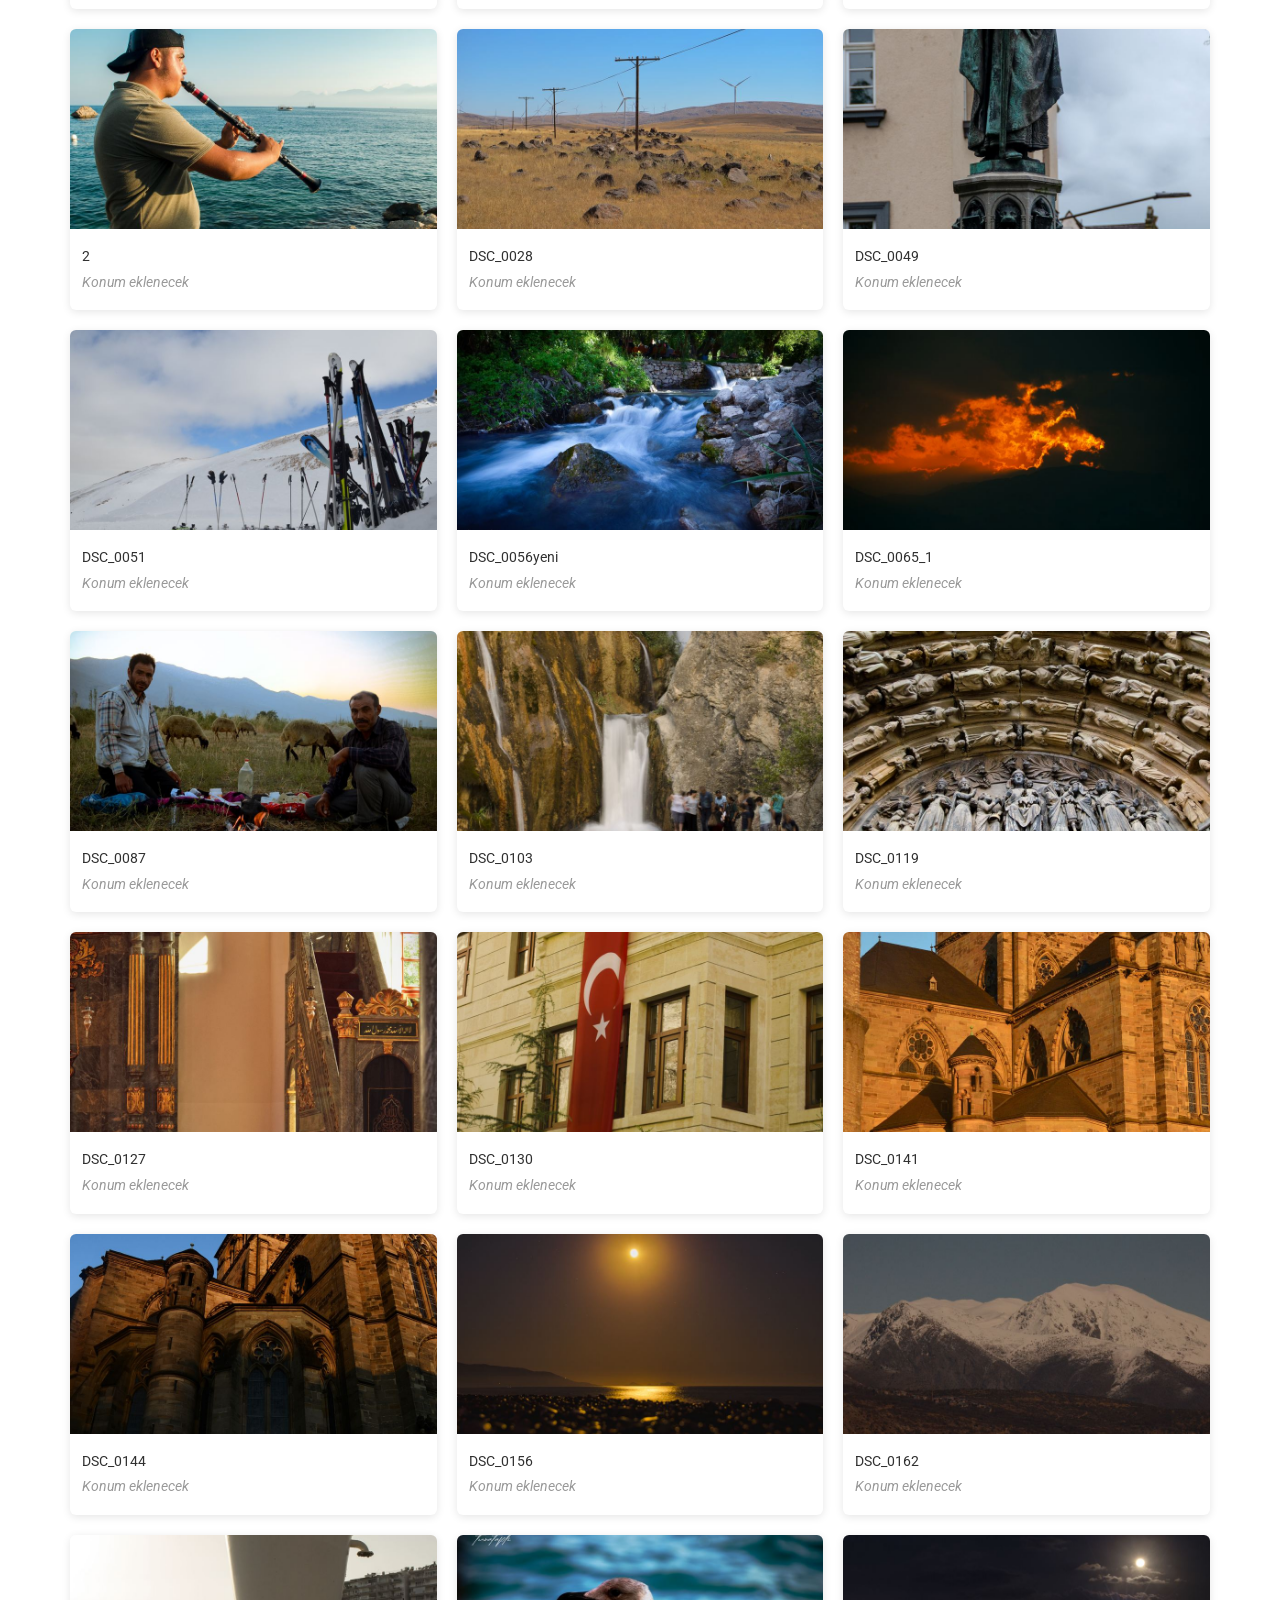
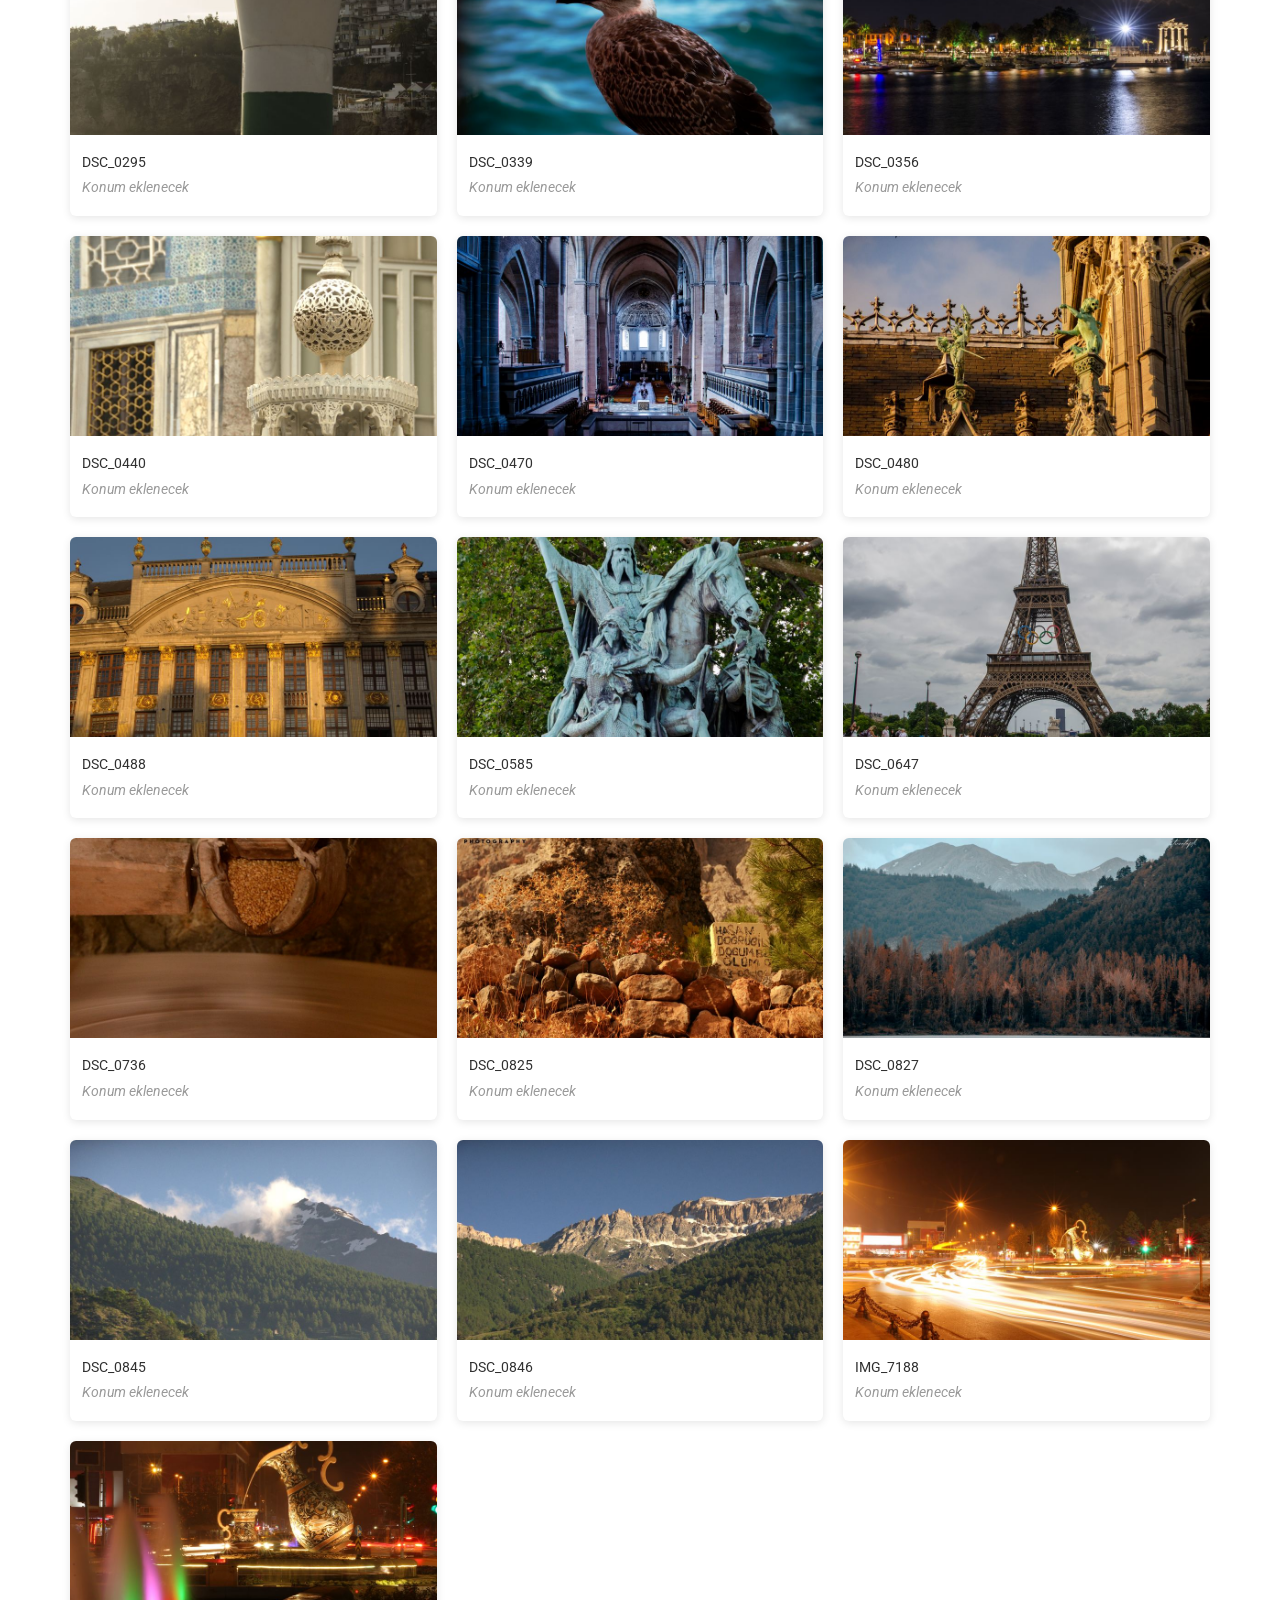
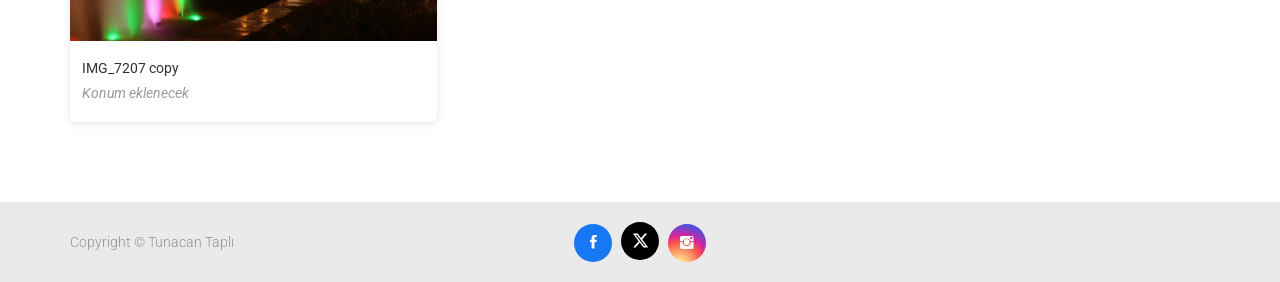
<file: gallery.html>
<!DOCTYPE html>
<!--[if IE 7 ]><html class="ie ie7 lte9 lte8 lte7" lang="en-US"><![endif]-->
<!--[if IE 8]><html class="ie ie8 lte9 lte8" lang="en-US"><![endif]-->
<!--[if IE 9]><html class="ie ie9 lte9" lang="en-US"><![endif]-->
<!--[if (gt IE 9)|!(IE)]><!-->
<html class="noIE" lang="en-US">
<!--<![endif]-->
<head>
  <meta http-equiv="X-UA-Compatible" content="IE=edge">
  <meta http-equiv="Content-Type" content="text/html; charset=UTF-8"/>
  <meta name="viewport" content="width=device-width, initial-scale=1.0, maximum-scale=1.0, user-scalable=no"/>
  <title>T A P L I</title>
  <link rel="icon" type="image/png" href="assets/images/favicon.png">

  <!-- CSS -->
  <link rel="stylesheet" href="assets/css/bootstrap.min.css">
  <link rel="stylesheet" href="assets/css/ionicons.min.css">
  <link rel="stylesheet" href="assets/css/owl.carousel.css">
  <link rel="stylesheet" href="assets/css/owl.theme.css">
  <link rel="stylesheet" href="assets/css/main.css">
  <link rel="stylesheet" href="assets/css/section.css">
  <link rel="stylesheet" href="assets/css/gallery.css">
</head>

<body>

  <!-- Header -->
  <section class="portfolio-header" id="header">
    <nav class="navbar navbar-default _navbar-fixed-top">
      <div class="container">
        <div class="navbar-header">
          <button type="button"
                  class="navbar-toggle collapsed"
                  data-toggle="collapse"
                  data-target="#bs-example-navbar-collapse-1"
                  aria-expanded="false">
            <span class="sr-only">Toggle navigation</span>
            <span class="icon-bar"></span>
            <span class="icon-bar"></span>
            <span class="icon-bar"></span>
          </button>
          <a class="navbar-brand" href="#">TAPLI</a>
        </div>
        <div class="collapse navbar-collapse"
             id="bs-example-navbar-collapse-1">
          <ul class="nav navbar-nav navbar-right">
            <li class="active"><a href="index.html">home</a></li>
            <li><a href="about.html">about me</a></li>
            <li><a href="portfolio.html">portfolio</a></li>
            <li><a href="awards.html">Experiences</a></li>
            <li><a href="gallery.html">gallery</a></li>
            <li><a href="geojourney.html">geo journey</a></li>
            <li><a href="contact.html">contact</a></li>
          </ul>
        </div>
      </div>
    </nav>
  </section>

  <!-- Breadcumb -->
  <section class="section-background">
    <div class="container">
      <ol class="breadcrumb">
        <li><a href="index-multipage.html">Home</a></li>
        <li class="active">Gallery</li>
      </ol>
    </div>
  </section>

  <!-- Portfolio Gallery -->
  <section class="portfolio" id="portfolio">
    <div class="container section-wrapper">
      <h2 class="section-title black">Gallery</h2>
      <div class="underline purple"></div>

      <!-- Izgara yoğunluğu kontrolü -->
      <div class="gallery-controls">
        <span class="gc-label">Daha az</span>
        <div class="gc-slider">
          <input type="range" id="colRange" min="2" max="6" value="3" step="1">
        </div>
        <span class="gc-label">Daha fazla</span>
        <span class="gc-count"><span id="colCount">3</span> / sıra</span>
      </div>

      <div class="gallery" id="gallery">
        <div class="photo-card">
          <img src="assets/images/gallery/thumb_image1.jpg" data-full="assets/images/gallery/full_image1.jpg" loading="lazy" alt="image1" onclick="openModal(this)">
          <div class="photo-info">
            <p>Erzincan-Kemah</p>
            <p>39°37'46.4"N 39°13'51.6"E</p>
            <p>
              <a href="https://maps.app.goo.gl/DyDykGTUcMPkBxxs5" target="_blank" rel="noopener">View on map</a>
            </p>
          </div>
        </div>
        <div class="photo-card">
          <img src="assets/images/gallery/thumb_image2.jpg" data-full="assets/images/gallery/full_image2.jpg" loading="lazy" alt="image2" onclick="openModal(this)">
          <div class="photo-info">
            <p>Istanbul-Rumeli Kasrı</p>
            <p>41°10'34.4"N 29°04'22.4"E</p>
            <p>
              <a href="https://maps.app.goo.gl/JHqCcShjiLJ11inw7" target="_blank" rel="noopener">View on map</a>
            </p>
          </div>
        </div>
        <div class="photo-card">
          <img src="assets/images/gallery/thumb_image3.jpg" data-full="assets/images/gallery/full_image3.jpg" loading="lazy" alt="image3" onclick="openModal(this)">
          <div class="photo-info">
            <p>Antalya-Side Ancient City</p>
            <p>36°45'51.8"N 31°23'10.8"E</p>
            <p>
              <a href="https://maps.app.goo.gl/E8vUNK661WSUKv9d6" target="_blank" rel="noopener">View on map</a>
            </p>
          </div>
        </div>
        <div class="photo-card">
          <img src="assets/images/gallery/thumb_image4.jpg" data-full="assets/images/gallery/full_image4.jpg" loading="lazy" alt="image4" onclick="openModal(this)">
          <div class="photo-info">
            <p>Istanbul-Topkapı Palace</p>
            <p>41°00'42.9"N 28°59'01.2"E</p>
            <p>
              <a href="https://maps.app.goo.gl/5x7fYrgNBDhmygaW9" target="_blank" rel="noopener">View on map</a>
            </p>
          </div>
        </div>
        <div class="photo-card">
          <img src="assets/images/gallery/thumb_image5.jpg" data-full="assets/images/gallery/full_image5.jpg" loading="lazy" alt="image5" onclick="openModal(this)">
          <div class="photo-info">
            <p>Trier-Germany</p>
            <p>49°45'23.8"N 6°38'28.3"E</p>
            <p>
              <a href="https://maps.app.goo.gl/wyKmV8d7FLFhENzP9" target="_blank" rel="noopener">View on map</a>
            </p>
          </div>
        </div>
        <div class="photo-card">
          <img src="assets/images/gallery/thumb_image6.jpg" data-full="assets/images/gallery/full_image6.jpg" loading="lazy" alt="image6" onclick="openModal(this)">
          <div class="photo-info">
            <p>Isparta-Gölcük Lake</p>
            <p>37°43'39.1"N 30°29'33.7"E</p>
            <p>
              <a href="https://maps.app.goo.gl/xMgGwjyYgB8P5Ffv8" target="_blank" rel="noopener">View on map</a>
            </p>
          </div>
        </div>
        <div class="photo-card">
          <img src="assets/images/gallery/thumb_image7.jpg" data-full="assets/images/gallery/full_image7.jpg" loading="lazy" alt="image7" onclick="openModal(this)">
          <div class="photo-info">
            <p>Istanbul-Atatürk Airport</p>
            <p>40°58'46.1"N 28°49'14.0"E</p>
            <p>
              <a href="https://maps.app.goo.gl/kex6KXPXLpALrtCUA" target="_blank" rel="noopener">View on map</a>
            </p>
          </div>
        </div>
        <div class="photo-card">
          <img src="assets/images/gallery/thumb_image8.jpg" data-full="assets/images/gallery/full_image8.jpg" loading="lazy" alt="image8" onclick="openModal(this)">
          <div class="photo-info">
            <p>Erzincan-Ergan Ski Center</p>
            <p>39°36'31.7"N 39°29'34.6"E</p>
            <p>
              <a href="https://maps.app.goo.gl/6XisCo3fEpdyM6PB7" target="_blank" rel="noopener">View on map</a>
            </p>
          </div>
        </div>
        <div class="photo-card">
          <img src="assets/images/gallery/thumb_image9.jpg" data-full="assets/images/gallery/full_image9.jpg" loading="lazy" alt="image9" onclick="openModal(this)">
          <div class="photo-info">
            <p>Antalya-Sea Cliffs</p>
            <p>36°53'04.7"N 30°41'51.1"E</p>
            <p>
              <a href="https://maps.app.goo.gl/zxKcA2ExpTaG3D9q8" target="_blank" rel="noopener">View on map</a>
            </p>
          </div>
        </div>
        <div class="photo-card">
          <img src="assets/images/gallery/thumb_2.jpg" data-full="assets/images/gallery/full_2.jpg" loading="lazy" alt="2" onclick="openModal(this)">
          <div class="photo-info">
            <p>2</p>
            <p class="coord-pending">Konum eklenecek</p>
          </div>
        </div>
        <div class="photo-card">
          <img src="assets/images/gallery/thumb_DSC_0028.jpg" data-full="assets/images/gallery/full_DSC_0028.jpg" loading="lazy" alt="DSC_0028" onclick="openModal(this)">
          <div class="photo-info">
            <p>DSC_0028</p>
            <p class="coord-pending">Konum eklenecek</p>
          </div>
        </div>
        <div class="photo-card">
          <img src="assets/images/gallery/thumb_DSC_0049.jpg" data-full="assets/images/gallery/full_DSC_0049.jpg" loading="lazy" alt="DSC_0049" onclick="openModal(this)">
          <div class="photo-info">
            <p>DSC_0049</p>
            <p class="coord-pending">Konum eklenecek</p>
          </div>
        </div>
        <div class="photo-card">
          <img src="assets/images/gallery/thumb_DSC_0051.jpg" data-full="assets/images/gallery/full_DSC_0051.jpg" loading="lazy" alt="DSC_0051" onclick="openModal(this)">
          <div class="photo-info">
            <p>DSC_0051</p>
            <p class="coord-pending">Konum eklenecek</p>
          </div>
        </div>
        <div class="photo-card">
          <img src="assets/images/gallery/thumb_DSC_0056yeni.jpg" data-full="assets/images/gallery/full_DSC_0056yeni.jpg" loading="lazy" alt="DSC_0056yeni" onclick="openModal(this)">
          <div class="photo-info">
            <p>DSC_0056yeni</p>
            <p class="coord-pending">Konum eklenecek</p>
          </div>
        </div>
        <div class="photo-card">
          <img src="assets/images/gallery/thumb_DSC_0065_1.jpg" data-full="assets/images/gallery/full_DSC_0065_1.jpg" loading="lazy" alt="DSC_0065_1" onclick="openModal(this)">
          <div class="photo-info">
            <p>DSC_0065_1</p>
            <p class="coord-pending">Konum eklenecek</p>
          </div>
        </div>
        <div class="photo-card">
          <img src="assets/images/gallery/thumb_DSC_0087.jpg" data-full="assets/images/gallery/full_DSC_0087.jpg" loading="lazy" alt="DSC_0087" onclick="openModal(this)">
          <div class="photo-info">
            <p>DSC_0087</p>
            <p class="coord-pending">Konum eklenecek</p>
          </div>
        </div>
        <div class="photo-card">
          <img src="assets/images/gallery/thumb_DSC_0103.jpg" data-full="assets/images/gallery/full_DSC_0103.jpg" loading="lazy" alt="DSC_0103" onclick="openModal(this)">
          <div class="photo-info">
            <p>DSC_0103</p>
            <p class="coord-pending">Konum eklenecek</p>
          </div>
        </div>
        <div class="photo-card">
          <img src="assets/images/gallery/thumb_DSC_0119.jpg" data-full="assets/images/gallery/full_DSC_0119.jpg" loading="lazy" alt="DSC_0119" onclick="openModal(this)">
          <div class="photo-info">
            <p>DSC_0119</p>
            <p class="coord-pending">Konum eklenecek</p>
          </div>
        </div>
        <div class="photo-card">
          <img src="assets/images/gallery/thumb_DSC_0127.jpg" data-full="assets/images/gallery/full_DSC_0127.jpg" loading="lazy" alt="DSC_0127" onclick="openModal(this)">
          <div class="photo-info">
            <p>DSC_0127</p>
            <p class="coord-pending">Konum eklenecek</p>
          </div>
        </div>
        <div class="photo-card">
          <img src="assets/images/gallery/thumb_DSC_0130.jpg" data-full="assets/images/gallery/full_DSC_0130.jpg" loading="lazy" alt="DSC_0130" onclick="openModal(this)">
          <div class="photo-info">
            <p>DSC_0130</p>
            <p class="coord-pending">Konum eklenecek</p>
          </div>
        </div>
        <div class="photo-card">
          <img src="assets/images/gallery/thumb_DSC_0141.jpg" data-full="assets/images/gallery/full_DSC_0141.jpg" loading="lazy" alt="DSC_0141" onclick="openModal(this)">
          <div class="photo-info">
            <p>DSC_0141</p>
            <p class="coord-pending">Konum eklenecek</p>
          </div>
        </div>
        <div class="photo-card">
          <img src="assets/images/gallery/thumb_DSC_0144.jpg" data-full="assets/images/gallery/full_DSC_0144.jpg" loading="lazy" alt="DSC_0144" onclick="openModal(this)">
          <div class="photo-info">
            <p>DSC_0144</p>
            <p class="coord-pending">Konum eklenecek</p>
          </div>
        </div>
        <div class="photo-card">
          <img src="assets/images/gallery/thumb_DSC_0156.jpg" data-full="assets/images/gallery/full_DSC_0156.jpg" loading="lazy" alt="DSC_0156" onclick="openModal(this)">
          <div class="photo-info">
            <p>DSC_0156</p>
            <p class="coord-pending">Konum eklenecek</p>
          </div>
        </div>
        <div class="photo-card">
          <img src="assets/images/gallery/thumb_DSC_0162.jpg" data-full="assets/images/gallery/full_DSC_0162.jpg" loading="lazy" alt="DSC_0162" onclick="openModal(this)">
          <div class="photo-info">
            <p>DSC_0162</p>
            <p class="coord-pending">Konum eklenecek</p>
          </div>
        </div>
        <div class="photo-card">
          <img src="assets/images/gallery/thumb_DSC_0295.jpg" data-full="assets/images/gallery/full_DSC_0295.jpg" loading="lazy" alt="DSC_0295" onclick="openModal(this)">
          <div class="photo-info">
            <p>DSC_0295</p>
            <p class="coord-pending">Konum eklenecek</p>
          </div>
        </div>
        <div class="photo-card">
          <img src="assets/images/gallery/thumb_DSC_0339.jpg" data-full="assets/images/gallery/full_DSC_0339.jpg" loading="lazy" alt="DSC_0339" onclick="openModal(this)">
          <div class="photo-info">
            <p>DSC_0339</p>
            <p class="coord-pending">Konum eklenecek</p>
          </div>
        </div>
        <div class="photo-card">
          <img src="assets/images/gallery/thumb_DSC_0356.jpg" data-full="assets/images/gallery/full_DSC_0356.jpg" loading="lazy" alt="DSC_0356" onclick="openModal(this)">
          <div class="photo-info">
            <p>DSC_0356</p>
            <p class="coord-pending">Konum eklenecek</p>
          </div>
        </div>
        <div class="photo-card">
          <img src="assets/images/gallery/thumb_DSC_0440.jpg" data-full="assets/images/gallery/full_DSC_0440.jpg" loading="lazy" alt="DSC_0440" onclick="openModal(this)">
          <div class="photo-info">
            <p>DSC_0440</p>
            <p class="coord-pending">Konum eklenecek</p>
          </div>
        </div>
        <div class="photo-card">
          <img src="assets/images/gallery/thumb_DSC_0470.jpg" data-full="assets/images/gallery/full_DSC_0470.jpg" loading="lazy" alt="DSC_0470" onclick="openModal(this)">
          <div class="photo-info">
            <p>DSC_0470</p>
            <p class="coord-pending">Konum eklenecek</p>
          </div>
        </div>
        <div class="photo-card">
          <img src="assets/images/gallery/thumb_DSC_0480.jpg" data-full="assets/images/gallery/full_DSC_0480.jpg" loading="lazy" alt="DSC_0480" onclick="openModal(this)">
          <div class="photo-info">
            <p>DSC_0480</p>
            <p class="coord-pending">Konum eklenecek</p>
          </div>
        </div>
        <div class="photo-card">
          <img src="assets/images/gallery/thumb_DSC_0488.jpg" data-full="assets/images/gallery/full_DSC_0488.jpg" loading="lazy" alt="DSC_0488" onclick="openModal(this)">
          <div class="photo-info">
            <p>DSC_0488</p>
            <p class="coord-pending">Konum eklenecek</p>
          </div>
        </div>
        <div class="photo-card">
          <img src="assets/images/gallery/thumb_DSC_0585.jpg" data-full="assets/images/gallery/full_DSC_0585.jpg" loading="lazy" alt="DSC_0585" onclick="openModal(this)">
          <div class="photo-info">
            <p>DSC_0585</p>
            <p class="coord-pending">Konum eklenecek</p>
          </div>
        </div>
        <div class="photo-card">
          <img src="assets/images/gallery/thumb_DSC_0647.jpg" data-full="assets/images/gallery/full_DSC_0647.jpg" loading="lazy" alt="DSC_0647" onclick="openModal(this)">
          <div class="photo-info">
            <p>DSC_0647</p>
            <p class="coord-pending">Konum eklenecek</p>
          </div>
        </div>
        <div class="photo-card">
          <img src="assets/images/gallery/thumb_DSC_0736.jpg" data-full="assets/images/gallery/full_DSC_0736.jpg" loading="lazy" alt="DSC_0736" onclick="openModal(this)">
          <div class="photo-info">
            <p>DSC_0736</p>
            <p class="coord-pending">Konum eklenecek</p>
          </div>
        </div>
        <div class="photo-card">
          <img src="assets/images/gallery/thumb_DSC_0825.jpg" data-full="assets/images/gallery/full_DSC_0825.jpg" loading="lazy" alt="DSC_0825" onclick="openModal(this)">
          <div class="photo-info">
            <p>DSC_0825</p>
            <p class="coord-pending">Konum eklenecek</p>
          </div>
        </div>
        <div class="photo-card">
          <img src="assets/images/gallery/thumb_DSC_0827.jpg" data-full="assets/images/gallery/full_DSC_0827.jpg" loading="lazy" alt="DSC_0827" onclick="openModal(this)">
          <div class="photo-info">
            <p>DSC_0827</p>
            <p class="coord-pending">Konum eklenecek</p>
          </div>
        </div>
        <div class="photo-card">
          <img src="assets/images/gallery/thumb_DSC_0845.jpg" data-full="assets/images/gallery/full_DSC_0845.jpg" loading="lazy" alt="DSC_0845" onclick="openModal(this)">
          <div class="photo-info">
            <p>DSC_0845</p>
            <p class="coord-pending">Konum eklenecek</p>
          </div>
        </div>
        <div class="photo-card">
          <img src="assets/images/gallery/thumb_DSC_0846.jpg" data-full="assets/images/gallery/full_DSC_0846.jpg" loading="lazy" alt="DSC_0846" onclick="openModal(this)">
          <div class="photo-info">
            <p>DSC_0846</p>
            <p class="coord-pending">Konum eklenecek</p>
          </div>
        </div>
        <div class="photo-card">
          <img src="assets/images/gallery/thumb_IMG_7188.jpg" data-full="assets/images/gallery/full_IMG_7188.jpg" loading="lazy" alt="IMG_7188" onclick="openModal(this)">
          <div class="photo-info">
            <p>IMG_7188</p>
            <p class="coord-pending">Konum eklenecek</p>
          </div>
        </div>
        <div class="photo-card">
          <img src="assets/images/gallery/thumb_IMG_7207_copy.jpg" data-full="assets/images/gallery/full_IMG_7207_copy.jpg" loading="lazy" alt="IMG_7207_copy" onclick="openModal(this)">
          <div class="photo-info">
            <p>IMG_7207 copy</p>
            <p class="coord-pending">Konum eklenecek</p>
          </div>
        </div>
      </div>
    </div>
  </section>

  <!-- Modal Tam Ekran -->
  <div id="modal" class="modal">
    <span class="close" onclick="closeModal()" title="Kapat">&times;</span>
    <button type="button" class="zoom-btn" id="zoomBtn" title="Yakınlaştır / Uzaklaştır" aria-label="Yakınlaştır">
      <svg viewBox="0 0 24 24" width="24" height="24" fill="none" stroke="currentColor" stroke-width="2" stroke-linecap="round" stroke-linejoin="round">
        <circle cx="11" cy="11" r="7"></circle>
        <line x1="16.5" y1="16.5" x2="21" y2="21"></line>
        <line x1="11" y1="8" x2="11" y2="14"></line>
        <line x1="8" y1="11" x2="14" y2="11"></line>
      </svg>
    </button>
    <img class="modal-content" id="modal-img" alt="Büyütülmüş Görsel">
  </div>

 
 <!-- Footer -->
  <footer>
    <div class="container">
      <div class="row">
        <div class="col-sm-4">
          <div class="copy">
            Copyright &copy; Tunacan Taplı
          </div>
        </div>
        <div class="col-sm-4 text-center">
          <div class="social-icon">
            <a href="https://www.facebook.com/tunacantapli?locale=tr_TR" target="_blank">
              <div class="icon fb">
                <i class="ion-social-facebook"></i>
              </div>
            </a>
            <a href="https://x.com/tunatapli" target="_blank">
              <div class="icon twitter">
                <svg viewBox="0 0 24 24" fill="currentColor"><path d="M18.244 2.25h3.308l-7.227 8.26 8.502 11.24H16.17l-5.214-6.817L4.99 21.75H1.68l7.73-8.835L1.254 2.25H8.08l4.713 6.231zm-1.161 17.52h1.833L7.084 4.126H5.117z"/></svg>
              </div>
            </a>
            <a href="https://www.instagram.com/tunatapli/" target="_blank">
              <div class="icon instagram">
                <i class="ion-social-instagram"></i>
              </div>
            </a>
          </div>    
        </div>
        <div class="col-sm-4 text-right">
          <div class="copy">
                      </div>
        </div>
      </div> <!-- /.row -->
    </div> <!-- /.container -->
  </footer>

  <!-- JS -->
  <script src="assets/js/jquery-1.11.2.min.js"></script>
  <script src="assets/js/bootstrap.min.js"></script>
  <script src="assets/js/owl.carousel.min.js"></script>
  <script src="assets/js/contact.js"></script>
  <script src="assets/js/script.js"></script>

  <script>
    const modal = document.getElementById('modal');
    const modalImg = document.getElementById('modal-img');
    const zoomBtn = document.getElementById('zoomBtn');
    let zoomed = false;

    function openModal(img) {
      modalImg.src = img.getAttribute('data-full') || img.src;
      modal.style.display = 'flex';
      setZoom(false);
    }
    function closeModal() {
      modal.style.display = 'none';
      setZoom(false);
    }
    function setZoom(state, e) {
      zoomed = state;
      if (zoomed) {
        modalImg.classList.add('zoomed');
        if (e) setOrigin(e);
      } else {
        modalImg.classList.remove('zoomed');
        modalImg.style.transformOrigin = 'center center';
      }
    }
    function setOrigin(e) {
      const r = modalImg.getBoundingClientRect();
      const x = Math.min(100, Math.max(0, (e.clientX - r.left) / r.width * 100));
      const y = Math.min(100, Math.max(0, (e.clientY - r.top) / r.height * 100));
      modalImg.style.transformOrigin = x + '% ' + y + '%';
    }
    // Fotoğrafa tıklayınca yakınlaştır/uzaklaştır
    modalImg.addEventListener('click', function (e) {
      e.stopPropagation();
      setZoom(!zoomed, e);
    });
    modalImg.addEventListener('mousemove', function (e) {
      if (zoomed) setOrigin(e);
    });
    // Büyüteç butonu
    zoomBtn.addEventListener('click', function (e) {
      e.stopPropagation();
      setZoom(!zoomed);
    });
    // Boş alana tıklayınca kapat
    modal.addEventListener('click', function (e) {
      if (e.target === modal) closeModal();
    });
    document.addEventListener('keydown', function (e) {
      if (e.key === 'Escape') closeModal();
    });

    // Izgara yoğunluğu kaydırıcısı
    (function () {
      const range = document.getElementById('colRange');
      const gallery = document.getElementById('gallery');
      const count = document.getElementById('colCount');
      function apply(v) {
        gallery.style.setProperty('--cols', v);
        count.textContent = v;
        const pct = (v - range.min) / (range.max - range.min) * 100;
        range.style.background =
          'linear-gradient(90deg, #7b2ff7 0%, #f107a3 ' + pct + '%, rgba(0,0,0,0.12) ' + pct + '%, rgba(0,0,0,0.12) 100%)';
      }
      const saved = localStorage.getItem('galleryCols');
      if (saved) { range.value = saved; }
      apply(range.value);
      range.addEventListener('input', function () {
        apply(this.value);
        localStorage.setItem('galleryCols', this.value);
      });
    })();
  </script>

</body>
</html>
</file>
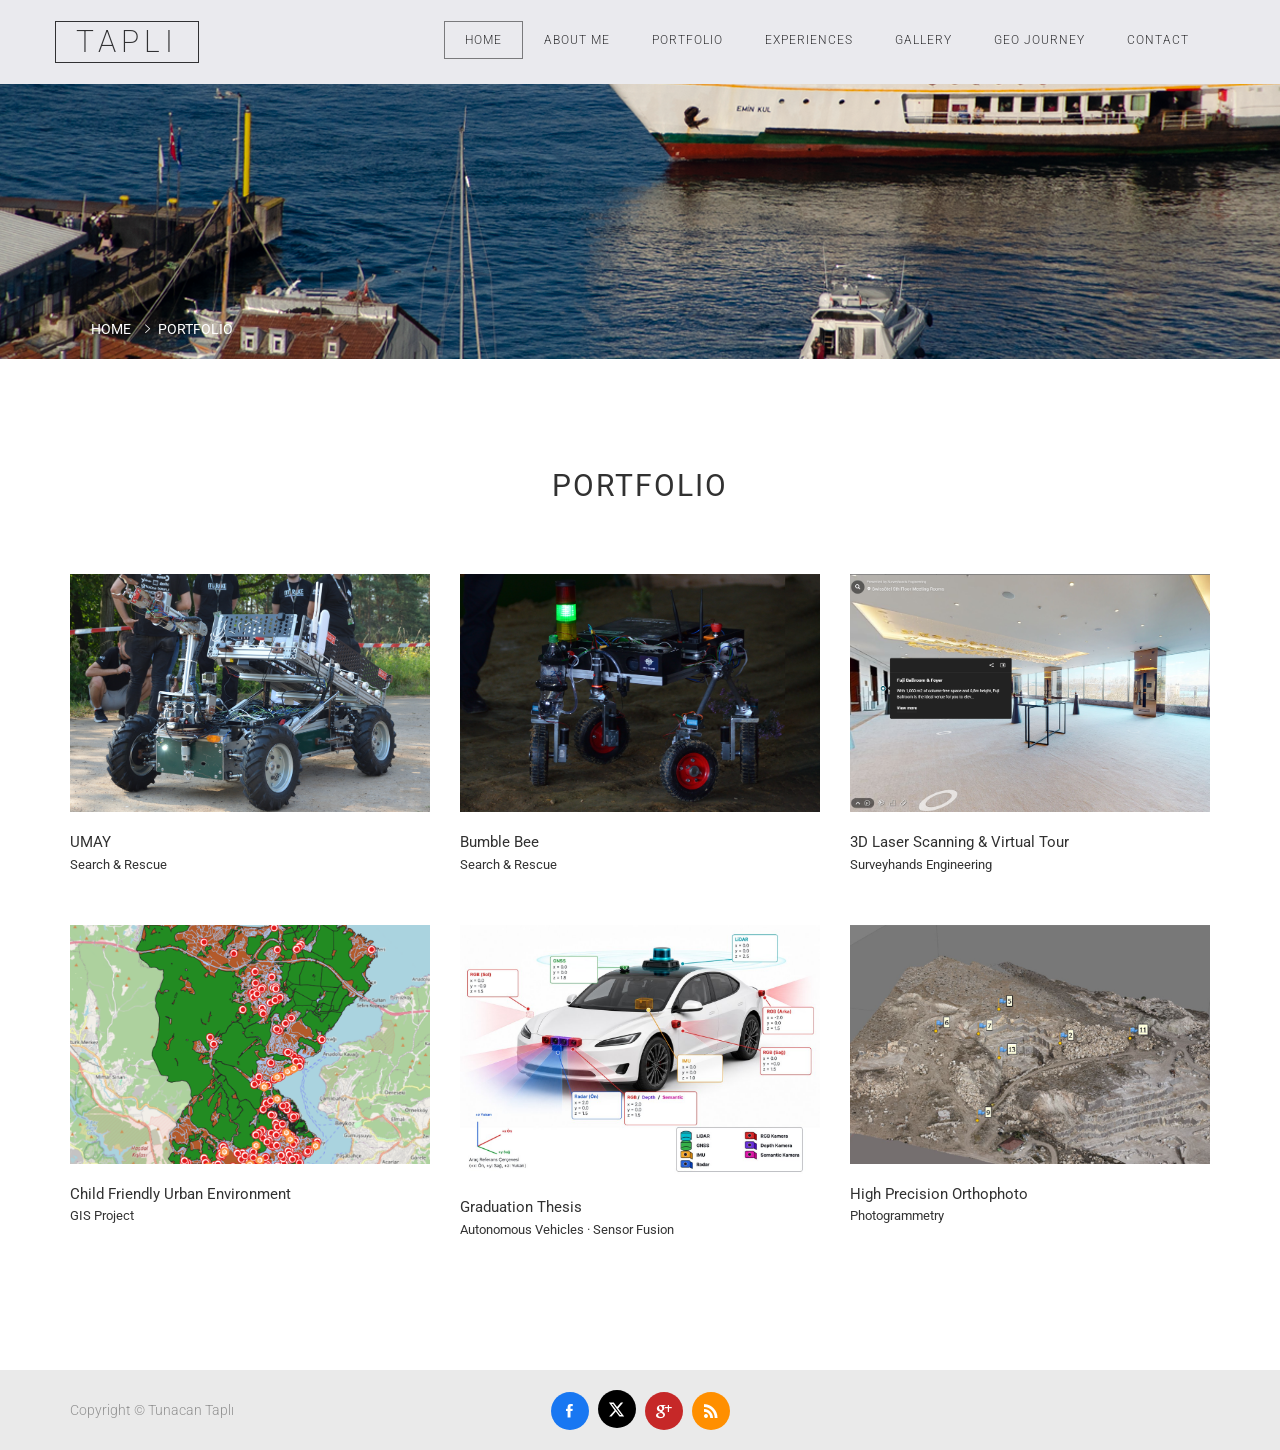
<file: portfolio.html>
<!DOCTYPE html>
<!--[if IE 7 ]><html class="ie ie7 lte9 lte8 lte7" lang="en-US"><![endif]-->
<!--[if IE 8]><html class="ie ie8 lte9 lte8" lang="en-US">	<![endif]-->
<!--[if IE 9]><html class="ie ie9 lte9" lang="en-US"><![endif]-->
<!--[if (gt IE 9)|!(IE)]><!-->
<html class="noIE" lang="en-US">
<!--<![endif]-->
	<head>
		<!-- meta -->
			<meta http-equiv="X-UA-Compatible" content="IE=edge">
			<meta http-equiv="Content-Type" content="text/html; charset=UTF-8"/>
			<meta name="viewport" content="width=device-width, initial-scale = 1.0, maximum-scale=1.0, user-scalable=no"/>
		<title>T A P L I</title>
		<link rel="icon" type="image/png" href="assets/images/favicon.png">

		<link rel="stylesheet" href="assets/css/bootstrap.min.css">
		<link rel="stylesheet" href="assets/css/ionicons.min.css">
		<link rel="stylesheet" href="assets/css/owl.carousel.css">
		<link rel="stylesheet" href="assets/css/owl.theme.css">
	    <link rel="stylesheet" href="assets/css/main.css">
	    <link rel="stylesheet" href="assets/css/section.css">
	    <link rel="stylesheet" href="assets/css/portfolio.css">
		<style>
			.thesis-modal{position:fixed;top:0;left:0;right:0;bottom:0;width:100%;height:100%;background:rgba(20,12,30,.62);display:none;align-items:flex-start;justify-content:center;z-index:9999;overflow-y:auto;padding:40px 16px;}
			.thesis-modal.open{display:flex;}
			.portfolio-img-hover{pointer-events:none;}
			.portfolio-item-name a{cursor:pointer;}
			.thesis-panel{background:#fff;max-width:1000px;width:100%;border-radius:14px;box-shadow:0 20px 60px rgba(0,0,0,.4);padding:36px 36px 40px;position:relative;font-family:'Helvetica Neue',Arial,sans-serif;color:#333;line-height:1.7;}
			.thesis-close{position:absolute;top:12px;right:18px;font-size:30px;line-height:1;color:#999;cursor:pointer;border:none;background:none;}
			.thesis-close:hover{color:#7b2ff7;}
			.thesis-kicker{font-size:12px;letter-spacing:.08em;text-transform:uppercase;color:#7b2ff7;font-weight:700;margin-bottom:6px;}
			.thesis-title{margin:0 0 10px;font-size:24px;line-height:1.3;color:#1a1a1a;}
			.thesis-meta{font-size:13px;color:#888;margin:0 0 20px;}
			.thesis-row{display:flex;flex-wrap:wrap;gap:30px;align-items:flex-start;}
			.thesis-col{flex:1 1 320px;min-width:260px;}
			.thesis-h4{font-size:13px;text-transform:uppercase;letter-spacing:.05em;color:#7b2ff7;margin:0 0 10px;}
			.thesis-panel img{width:100%;border-radius:10px;box-shadow:0 4px 16px rgba(0,0,0,.12);}
			.thesis-cap{font-size:12px;color:#999;margin:8px 2px 0;}
			.thesis-panel ul{margin:0;padding-left:18px;}
			.thesis-panel ul li{margin-bottom:6px;}
			.thesis-figs{display:flex;flex-wrap:wrap;gap:24px;margin-top:28px;}
			.thesis-figs figure{flex:1 1 300px;min-width:240px;margin:0;}
			@media(max-width:600px){.thesis-panel{padding:26px 18px 30px;}}
		</style>
	    <!-- HTML5 shim and Respond.js IE8 support of HTML5 elements and media queries -->
			<!--[if lt IE 9]>
				<script src="assets/js/html5shiv.js"></script>
				<script src="assets/js/respond.js"></script>
			<![endif]-->

			<!--[if IE 8]>
		    	<script src="assets/js/selectivizr.js"></script>
		    <![endif]-->
	</head>

<body>

<!-- Home -->
	<section class="portfolio-header" id="header">
		
		<nav class="navbar navbar-default _navbar-fixed-top">
			<div class="container">
			<!-- Brand and toggle get grouped for better mobile display -->
				<div class="navbar-header">
					<button type="button" class="navbar-toggle collapsed" data-toggle="collapse" data-target="#bs-example-navbar-collapse-1" aria-expanded="false">
						<span class="sr-only">Toggle navigation</span>
						<span class="icon-bar"></span>
						<span class="icon-bar"></span>
						<span class="icon-bar"></span>
					</button>
					<a class="navbar-brand" href="#">TAPLI</a>
				</div> <!-- /.navbar-header -->

		    <!-- Collect the nav links, forms, and other content for toggling -->
			    <div class="collapse navbar-collapse" id="bs-example-navbar-collapse-1">
					<ul class="nav navbar-nav navbar-right">
						<li class="active"><a href="index.html">home</a></li>
						<li><a href="about.html">about me</a></li>
						<li><a href="portfolio.html">portfolio</a></li>
						<li><a href="awards.html">Experiences</a></li>
						<li><a href="gallery.html">gallery</a></li>
						<li><a href="geojourney.html">geo journey</a></li>
						<li><a href="contact.html">contact</a></li>
					</ul> <!-- /.nav -->
			    </div><!-- /.navbar-collapse -->
		  	</div><!-- /.container -->
		</nav>
	</section> <!-- /#header -->


<!-- Section Background -->
	<section class="section-background">
		<div class="container">
			<ol class="breadcrumb">
				<li><a href="index-multipage.html">Home</a></li>
				<li class="active">&nbsp;portfolio</li>
			</ol>
		</div> <!-- /.container -->
	</section> <!-- /.section-background -->


<!-- Portfolio -->
	<section class="portfolio" id="portfolio">
		<div class="container section-wrapper">
			<h2 class="section-title black">
				portfolio
			</h2> <!-- /.section-title -->
			<div class="underline purple"></div>
			<div class="row">
				<div class="col-sm-4 col-xs-6">
					<div class="portfolio-item">
						<div class="portfolio-img">
							<img src="assets/images/port-1.png" alt="port-1" class="port-item" onclick="openProject('umay')" style="cursor:pointer;">
							<div class="portfolio-img-hover">
								<a href="#"><img src="assets/images/plus.png" alt="plus" class="plus"></a>
							</div> <!-- /.portfolio-img-hover -->
						</div> <!-- /.portfolio-img -->
						<div class="portfolio-item-details">
							<div class="portfolio-item-name">
								<a href="javascript:void(0)" onclick="openProject('umay')" style="color:inherit;text-decoration:none;">UMAY</a> <br><small>Search &amp; Rescue</small>
							</div> <!-- /.portfolio-item-name -->
							<div class="port-heart">
															</div> <!-- /.port-heart -->
						</div> <!-- /.portfolio-item-details -->
					</div> <!-- /.portfolio-item -->
				</div> <!-- /.col-md-4 -->
				<div class="col-sm-4 col-xs-6">
					<div class="portfolio-item">
						<div class="portfolio-img">
							<img src="assets/images/port-2.png" alt="port-2" class="port-item" onclick="openProject('bumblebee')" style="cursor:pointer;">
							<div class="portfolio-img-hover">
								<a href="#"><img src="assets/images/plus.png" alt="plus" class="plus"></a>
							</div> <!-- /.portfolio-img-hover -->
						</div> <!-- /.portfolio-img -->
						<div class="portfolio-item-details">
							<div class="portfolio-item-name">
								<a href="javascript:void(0)" onclick="openProject('bumblebee')" style="color:inherit;text-decoration:none;">Bumble Bee</a> <br><small>Search &amp; Rescue</small>
							</div> <!-- /.portfolio-item-name -->
							<div class="port-heart">
															</div> <!-- /.port-heart -->
						</div> <!-- /.portfolio-item-details -->
					</div> <!-- /.portfolio-item -->
				</div> <!-- /.col-md-4 -->
				<div class="col-sm-4 col-xs-6">
					<div class="portfolio-item">
						<div class="portfolio-img">
							<img src="assets/images/port-3.png" alt="port-3" class="port-item" onclick="openProject('scan')" style="cursor:pointer;">
							<div class="portfolio-img-hover">
								<a href="#"><img src="assets/images/plus.png" alt="plus" class="plus"></a>
							</div> <!-- /.portfolio-img-hover -->
						</div> <!-- /.portfolio-img -->
						<div class="portfolio-item-details">
							<div class="portfolio-item-name">
								<a href="javascript:void(0)" onclick="openProject('scan')" style="color:inherit;text-decoration:none;">3D Laser Scanning &amp; Virtual Tour</a> <br><small>Surveyhands Engineering</small>
							</div> <!-- /.portfolio-item-name -->
							<div class="port-heart">
															</div> <!-- /.port-heart -->
						</div> <!-- /.portfolio-item-details -->
					</div> <!-- /.portfolio-item -->
				</div> <!-- /.col-md-4 -->
				<div class="col-sm-4 col-xs-6">
					<div class="portfolio-item">
						<div class="portfolio-img">
							<img src="assets/images/port-4.PNG" alt="port-4" class="port-item" onclick="openProject('gis')" style="cursor:pointer;">
							<div class="portfolio-img-hover">
								<a href="#"><img src="assets/images/plus.png" alt="plus" class="plus"></a>
							</div> <!-- /.portfolio-img-hover -->
						</div> <!-- /.portfolio-img -->
						<div class="portfolio-item-details">
							<div class="portfolio-item-name">
								<a href="javascript:void(0)" onclick="openProject('gis')" style="color:inherit;text-decoration:none;">Child Friendly Urban Environment</a> <br><small>GIS Project</small>
							</div> <!-- /.portfolio-item-name -->
							<div class="port-heart">
															</div> <!-- /.port-heart -->
						</div> <!-- /.portfolio-item-details -->
					</div> <!-- /.portfolio-item -->
				</div> <!-- /.col-md-4 -->
				<div class="col-sm-4 col-xs-6">
					<div class="portfolio-item">
						<div class="portfolio-img">
							<img src="assets/images/thesis/sensor-architecture.jpg" alt="Graduation thesis" class="port-item" onclick="openThesis()" style="cursor:pointer;">
							<div class="portfolio-img-hover">
								<a href="#"><img src="assets/images/plus.png" alt="plus" class="plus"></a>
							</div> <!-- /.portfolio-img-hover -->
						</div> <!-- /.portfolio-img -->
						<div class="portfolio-item-details">
							<div class="portfolio-item-name">
								<a href="thesis.html" onclick="openThesis();return false;" style="color:inherit;text-decoration:none;">Graduation Thesis</a> <br><small>Autonomous Vehicles &middot; Sensor Fusion</small>
							</div> <!-- /.portfolio-item-name -->
							<div class="port-heart">
															</div> <!-- /.port-heart -->
						</div> <!-- /.portfolio-item-details -->
					</div> <!-- /.portfolio-item -->
				</div> <!-- /.col-md-4 -->
				<div class="col-sm-4 col-xs-6">
					<div class="portfolio-item">
						<div class="portfolio-img">
							<img src="assets/images/port-6.png" alt="port-6" class="port-item" onclick="openProject('ortho')" style="cursor:pointer;">
							<div class="portfolio-img-hover">
								<a href="#"><img src="assets/images/plus.png" alt="plus" class="plus"></a>
							</div> <!-- /.portfolio-img-hover -->
						</div> <!-- /.portfolio-img -->
						<div class="portfolio-item-details">
							<div class="portfolio-item-name">
								<a href="javascript:void(0)" onclick="openProject('ortho')" style="color:inherit;text-decoration:none;">High Precision Orthophoto</a> <br><small>Photogrammetry</small>
							</div> <!-- /.portfolio-item-name -->
							<div class="port-heart">
															</div> <!-- /.port-heart -->
						</div> <!-- /.portfolio-item-details -->
					</div> <!-- /.portfolio-item -->
				</div> <!-- /.col-md-4 -->
			</div> <!-- /.row -->
		</div> <!-- /.container -->
	</section> <!-- /.portfolio -->


<!-- Footer -->
	<footer>
		<div class="container">
			<div class="row">
				<div class="col-sm-4">
					<div class="copy">
						Copyright &copy; Tunacan Taplı
					</div>
				</div>
				<div class="col-sm-4 text-center">
					<div class="social-icon">
						<a href="#">
							<div class="icon fb">
								<i class="ion-social-facebook"></i>
							</div>
						</a>
						<a href="#">
							<div class="icon twitter">
								<svg viewBox="0 0 24 24" fill="currentColor"><path d="M18.244 2.25h3.308l-7.227 8.26 8.502 11.24H16.17l-5.214-6.817L4.99 21.75H1.68l7.73-8.835L1.254 2.25H8.08l4.713 6.231zm-1.161 17.52h1.833L7.084 4.126H5.117z"/></svg>
							</div>
						</a>
						<a href="#">
							<div class="icon google">
								<i class="ion-social-googleplus"></i>
							</div>
						</a>
						<a href="#">
							<div class="icon rss">
								<i class="ion-social-rss"></i>
							</div>
						</a>
					</div>		
				</div>
				<div class="col-sm-4 text-right">
					<div class="copy">
											</div>
				</div>
			</div> <!-- /.row -->
		</div> <!-- /.container -->
	</footer>
	


	<!-- Graduation Thesis modal -->
	<div id="thesisModal" class="thesis-modal">
		<div class="thesis-panel">
			<button class="thesis-close" onclick="closeThesis()" aria-label="Close">&times;</button>
			<div class="thesis-row">
				<div class="thesis-col">
					<div class="thesis-kicker">Graduation Thesis</div>
					<h3 class="thesis-title">Sensor Fusion and Spatial-Accuracy-Based Prediction, Risk Analysis and Collision Avoidance in Autonomous Vehicles</h3>
					<p class="thesis-meta">İstanbul Technical University &middot; Department of Geomatics Engineering &middot; June 2026<br>Advisor: Assoc. Prof. Dr. Caner Güney</p>
					<p style="margin:0;">This thesis evaluates how reliably an autonomous vehicle can perceive its surroundings and avoid collisions under changing weather. Using the CARLA 0.9.16 simulator on the Town10HD urban map, the positional accuracy and detection performance of six sensors &mdash; GNSS, IMU, a 128-channel LiDAR, radar, a YOLOv8n camera and a depth camera &mdash; were measured over 24,000 frames per condition (sunny, rainy and foggy).</p>
				</div>
				<div class="thesis-col">
					<img src="assets/images/thesis/sensor-architecture.jpg" alt="Six-sensor architecture">
					<p class="thesis-cap">Sensor placement and reference frame of the simulated vehicle.</p>
				</div>
			</div>
			<div class="thesis-row" style="margin-top:30px;">
				<div class="thesis-col">
					<h4 class="thesis-h4">Approach</h4>
					<ul>
						<li><b>Localization:</b> Extended Kalman Filter fusing GNSS and IMU for ego pose.</li>
						<li><b>Detection:</b> LiDAR&ndash;radar late-fusion for surrounding vehicles.</li>
						<li><b>Prediction:</b> residual-learning LSTM for 3&nbsp;s trajectory forecasting.</li>
						<li><b>Risk:</b> Time-to-Collision (TTC) analysis, 20&nbsp;m range, 2&nbsp;s threshold.</li>
					</ul>
				</div>
				<div class="thesis-col">
					<h4 class="thesis-h4">Key results</h4>
					<ul>
						<li>GNSS position RMSE &asymp; 0.16&nbsp;m, virtually weather-independent.</li>
						<li>Radar RMSE 1.24&ndash;1.27&nbsp;m across all conditions &mdash; weather-resilient.</li>
						<li>LiDAR&ndash;radar fusion expanded detection coverage by <b>+117%</b> (sunny).</li>
						<li>LSTM cut trajectory error (ADE) by <b>18.6&ndash;25.4%</b> vs. a constant-velocity baseline; best case 0.69&nbsp;m ADE / 0.72&nbsp;m FDE.</li>
						<li><b>Zero collisions</b> recorded across every session.</li>
					</ul>
				</div>
			</div>
			<div class="thesis-figs">
				<figure>
					<img src="assets/images/thesis/thesis-lstm.jpg" alt="LSTM trajectory prediction">
					<figcaption class="thesis-cap">LSTM trajectory prediction vs. ground truth (sunny, optimal subset).</figcaption>
				</figure>
				<figure>
					<img src="assets/images/thesis/thesis-fde.jpg" alt="FDE comparison chart">
					<figcaption class="thesis-cap">Final Displacement Error: LSTM vs. constant-velocity baseline by weather.</figcaption>
				</figure>
			</div>
		</div>
	</div>

	<script>
		function openThesis(){var m=document.getElementById('thesisModal');m.classList.add('open');document.body.style.overflow='hidden';}
		function closeThesis(){var m=document.getElementById('thesisModal');m.classList.remove('open');document.body.style.overflow='';}
		(function(){
			var m=document.getElementById('thesisModal');
			if(m){ m.addEventListener('click',function(e){ if(e.target===m) closeThesis(); }); }
			document.addEventListener('keydown',function(e){ if(e.key==='Escape') closeThesis(); });
			if(location.hash==='#thesis'){ openThesis(); }
		})();
	</script>

	<!-- Generic project modal -->
	<div id="projModal" class="thesis-modal">
		<div class="thesis-panel">
			<button class="thesis-close" onclick="closeProject()" aria-label="Close">&times;</button>
			<div id="projBody"></div>
		</div>
	</div>

	<script>
		var PROJECTS = {
			umay: { tag:'ITU RAKE · Search &amp; Rescue', title:'UMAY', sub:'Search-and-rescue ground robot · Team Lead', img:'assets/images/port-1.png',
				body:'<p>UMAY is a search-and-rescue unmanned ground vehicle developed within the ITU Robotics Search &amp; Rescue Team (ITU&nbsp;RAKE). It is built to navigate disaster environments, locate victims and relay situational data to operators. As team lead I managed project timelines, a ~$14,000–16,000 budget and cross-disciplinary coordination using Trello and Notion, and represented the team in external communication and technical reporting.</p><ul><li>RoboCup Rescue finalist (2022, 2023)</li><li>ELROB finalist, European Robotics 2024</li><li>Multiple TEKNOFEST awards</li></ul>' },
			bumblebee: { tag:'ITU RAKE · Search &amp; Rescue', title:'Bumble Bee', sub:'Mobile rescue robot platform', img:'assets/images/port-2.png',
				body:'<p>Bumble Bee is a mobile robot platform from the ITU&nbsp;RAKE program, used in search-and-rescue tasks such as reconnaissance and victim detection over rough terrain through remote teleoperation. It was fielded alongside the team\'s other platforms in national and international robotics competitions.</p>' },
			scan: { tag:'Surveyhands Engineering · Reality Capture', title:'3D Laser Scanning &amp; Virtual Tour', sub:'London · Sales &amp; Services Manager / Engineer Intern', img:'assets/images/port-3.png',
				body:'<p>Captured and processed reality-capture data across ~100,000&nbsp;m² of indoor and outdoor school facilities using terrestrial laser scanning and photogrammetry, including aerial data. Work covered point-cloud registration, cleaning, and production of floor, ceiling, section, elevation and site plans.</p><ul><li>mm-level deviation analysis on a ~10,000&nbsp;m² building</li><li>BIM modelling and Scan-to-CAD workflows</li><li>Digital-twin and virtual-tour delivery</li></ul>' },
			gis: { tag:'GIS Project · Team Lead', title:'Child Friendly Urban Environment', sub:'İstanbul · 2024–2025', img:'assets/images/port-4.PNG',
				body:'<p>A GIS study on child-friendly cities in İstanbul. The project mapped and analysed urban features relevant to children\'s safety, mobility and access to green space, producing spatial indicators to support planning decisions. It connects to my academic research at ITU\'s Scientific Research Projects (BAP) unit and was recognised at TEKNOFEST (Technology for the Benefit of Humanity).</p>' },
			ortho: { tag:'Photogrammetry', title:'High Precision Orthophoto', sub:'UAV / aerial mapping', img:'assets/images/port-6.png',
				body:'<p>High-precision orthophoto production from UAV and aerial imagery, combining photogrammetric processing with ground control to achieve strong geometric accuracy. The resulting orthophotos and point clouds support mapping, measurement and downstream GIS analysis. Backed by a licensed commercial UAV pilot certificate.</p>' }
		};
		function openProject(key){
			var p = PROJECTS[key]; if(!p) return;
			document.getElementById('projBody').innerHTML =
				'<div class="thesis-kicker">'+p.tag+'</div>'+
				'<h3 class="thesis-title">'+p.title+'</h3>'+
				'<p class="thesis-meta">'+p.sub+'</p>'+
				(p.img ? '<img src="'+p.img+'" alt="'+p.title+'" style="margin:4px 0 18px;max-height:430px;object-fit:cover;">' : '')+
				p.body;
			var m=document.getElementById('projModal'); m.classList.add('open'); document.body.style.overflow='hidden';
		}
		function closeProject(){ document.getElementById('projModal').classList.remove('open'); document.body.style.overflow=''; }
		(function(){
			var m=document.getElementById('projModal');
			if(m){ m.addEventListener('click',function(e){ if(e.target===m) closeProject(); }); }
			document.addEventListener('keydown',function(e){ if(e.key==='Escape') closeProject(); });
			var h=(location.hash||'').replace('#','');
			if(h && PROJECTS[h]) openProject(h);
		})();
	</script>

	<script src="assets/js/jquery-1.11.2.min.js"></script>
    <script src="assets/js/bootstrap.min.js"></script>
    <script src="assets/js/owl.carousel.min.js"></script>
    <script src="assets/js/contact.js"></script>
	<!-- // <script src="assets/js/smoothscroll.js"></script> -->
	<script src="assets/js/script.js"></script>


</body>
</html>
</file>
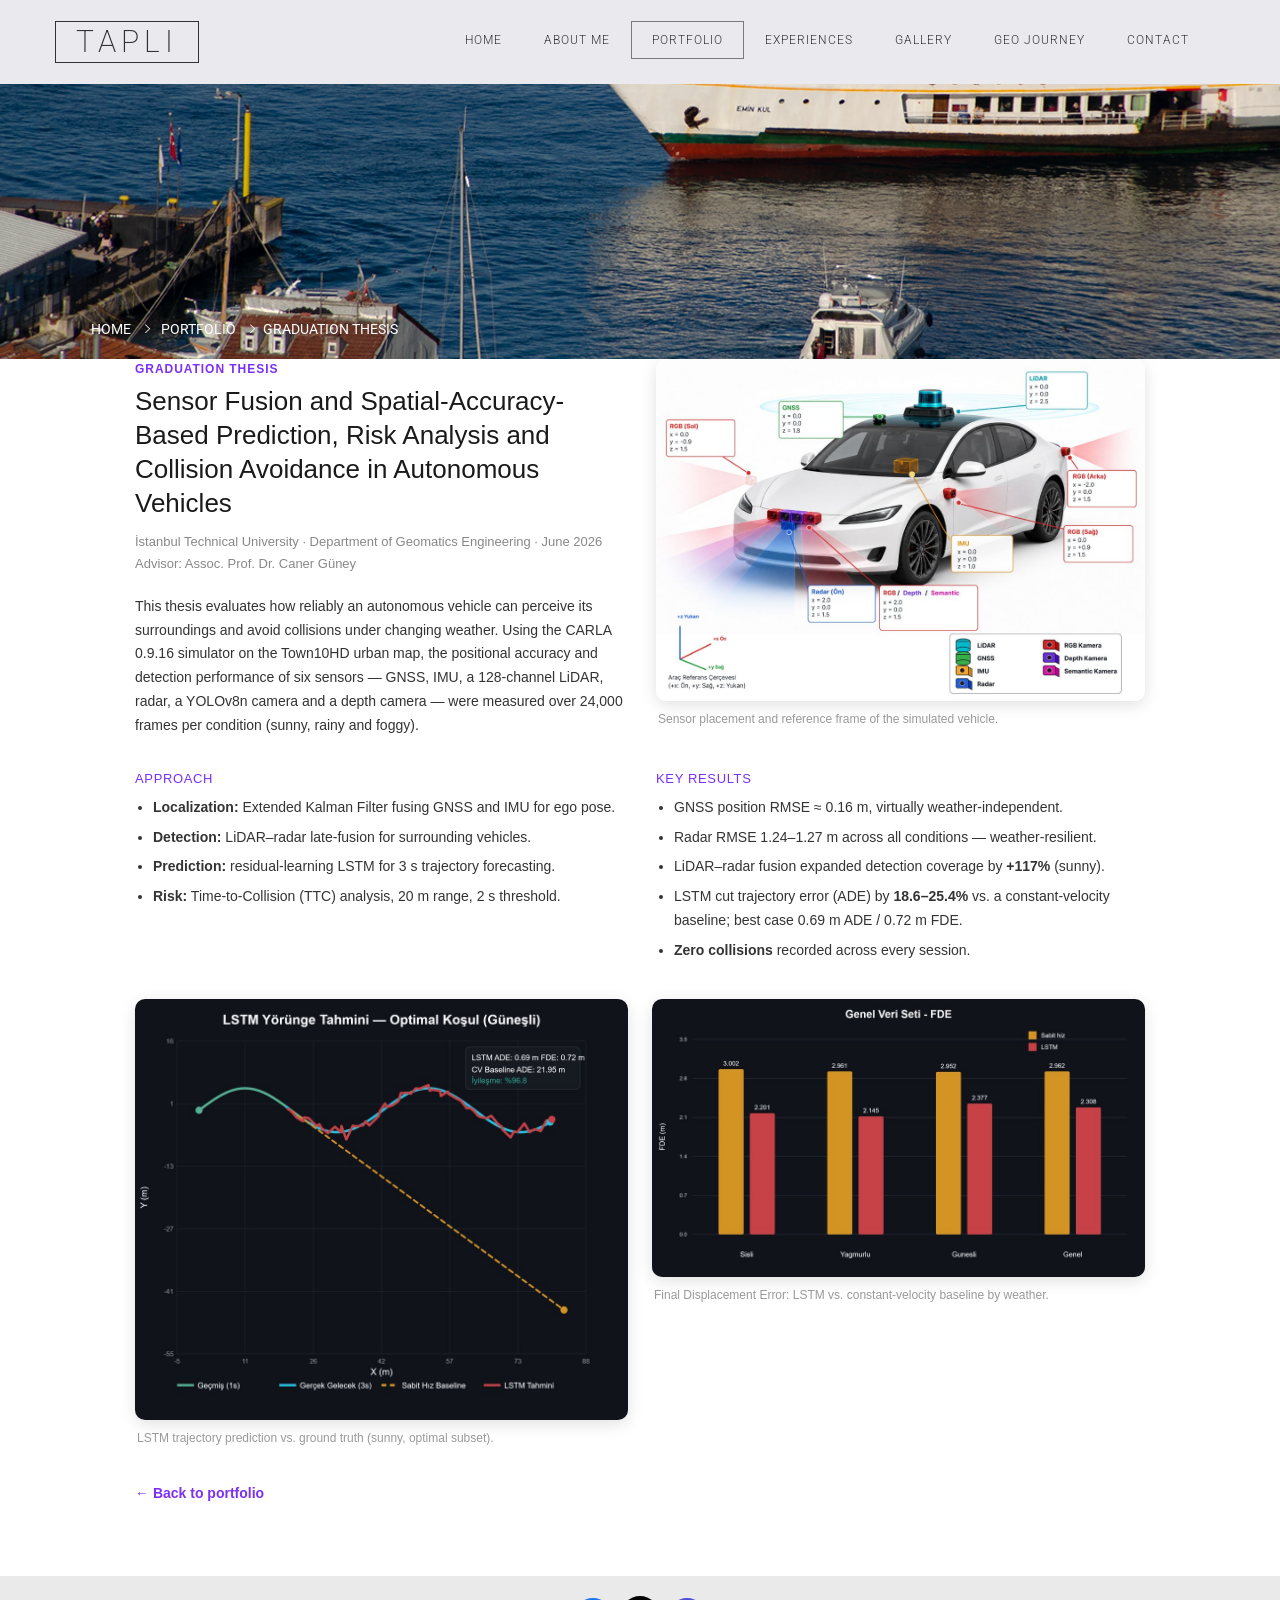
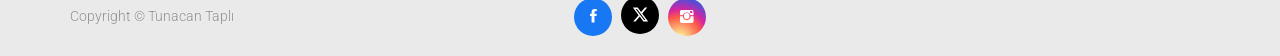
<file: thesis.html>
<!DOCTYPE html>
<html class="noIE" lang="en-US">
<head>
	<meta http-equiv="X-UA-Compatible" content="IE=edge">
	<meta http-equiv="Content-Type" content="text/html; charset=UTF-8"/>
	<meta name="viewport" content="width=device-width, initial-scale=1.0"/>
	<title>T A P L I — Graduation Thesis</title>
	<link rel="icon" type="image/png" href="assets/images/favicon.png">

	<link rel="stylesheet" href="assets/css/bootstrap.min.css">
	<link rel="stylesheet" href="assets/css/ionicons.min.css">
	<link rel="stylesheet" href="assets/css/main.css">
	<link rel="stylesheet" href="assets/css/section.css">
	<link rel="stylesheet" href="assets/css/portfolio.css">

	<style>
		.thesis-wrap { font-family:'Helvetica Neue',Arial,sans-serif; color:#333; line-height:1.7; max-width:1040px; margin:0 auto; padding:0 15px 70px; }
		.thesis-kicker { font-size:12px; letter-spacing:.08em; text-transform:uppercase; color:#7b2ff7; font-weight:700; margin-bottom:6px; }
		.thesis-title { margin:0 0 10px; font-size:26px; line-height:1.3; color:#1a1a1a; }
		.thesis-meta { font-size:13px; color:#888; margin:0 0 20px; }
		.thesis-row { display:flex; flex-wrap:wrap; gap:32px; align-items:flex-start; }
		.thesis-col { flex:1 1 340px; min-width:280px; }
		.thesis-h4 { font-size:13px; text-transform:uppercase; letter-spacing:.05em; color:#7b2ff7; margin:0 0 10px; }
		.thesis-wrap img { width:100%; border-radius:10px; box-shadow:0 4px 16px rgba(0,0,0,.12); }
		.thesis-cap { font-size:12px; color:#999; margin:8px 2px 0; }
		.thesis-wrap ul { margin:0; padding-left:18px; }
		.thesis-wrap ul li { margin-bottom:6px; }
		.thesis-figs { display:flex; flex-wrap:wrap; gap:24px; margin-top:30px; }
		.thesis-figs figure { flex:1 1 320px; min-width:260px; margin:0; }
		.thesis-back { display:inline-block; margin-top:34px; color:#7b2ff7; font-weight:600; text-decoration:none; }
		.thesis-back:hover { text-decoration:underline; }
	</style>
</head>

<body>

	<!-- Header / Nav -->
	<section class="portfolio-header" id="header">
		<nav class="navbar navbar-default _navbar-fixed-top">
			<div class="container">
				<div class="navbar-header">
					<button type="button" class="navbar-toggle collapsed" data-toggle="collapse" data-target="#bs-example-navbar-collapse-1" aria-expanded="false">
						<span class="sr-only">Toggle navigation</span>
						<span class="icon-bar"></span><span class="icon-bar"></span><span class="icon-bar"></span>
					</button>
					<a class="navbar-brand" href="index.html">TAPLI</a>
				</div>
				<div class="collapse navbar-collapse" id="bs-example-navbar-collapse-1">
					<ul class="nav navbar-nav navbar-right">
						<li><a href="index.html">home</a></li>
						<li><a href="about.html">about me</a></li>
						<li class="active"><a href="portfolio.html">portfolio</a></li>
						<li><a href="awards.html">Experiences</a></li>
						<li><a href="gallery.html">gallery</a></li>
						<li><a href="geojourney.html">geo journey</a></li>
						<li><a href="contact.html">contact</a></li>
					</ul>
				</div>
			</div>
		</nav>
	</section>

	<!-- Breadcrumb -->
	<section class="section-background">
		<div class="container">
			<ol class="breadcrumb">
				<li><a href="index.html">Home</a></li>
				<li><a href="portfolio.html">Portfolio</a></li>
				<li class="active">&nbsp;Graduation Thesis</li>
			</ol>
		</div>
	</section>

	<!-- Thesis -->
	<section class="portfolio">
		<div class="thesis-wrap">
			<div class="thesis-row">
				<div class="thesis-col">
					<div class="thesis-kicker">Graduation Thesis</div>
					<h1 class="thesis-title">Sensor Fusion and Spatial-Accuracy-Based Prediction, Risk Analysis and Collision Avoidance in Autonomous Vehicles</h1>
					<p class="thesis-meta">İstanbul Technical University &middot; Department of Geomatics Engineering &middot; June 2026<br>Advisor: Assoc. Prof. Dr. Caner Güney</p>
					<p style="margin:0;">This thesis evaluates how reliably an autonomous vehicle can perceive its surroundings and avoid collisions under changing weather. Using the CARLA 0.9.16 simulator on the Town10HD urban map, the positional accuracy and detection performance of six sensors &mdash; GNSS, IMU, a 128-channel LiDAR, radar, a YOLOv8n camera and a depth camera &mdash; were measured over 24,000 frames per condition (sunny, rainy and foggy).</p>
				</div>
				<div class="thesis-col">
					<img src="assets/images/thesis/sensor-architecture.jpg" alt="Six-sensor architecture">
					<p class="thesis-cap">Sensor placement and reference frame of the simulated vehicle.</p>
				</div>
			</div>

			<div class="thesis-row" style="margin-top:34px;">
				<div class="thesis-col">
					<h4 class="thesis-h4">Approach</h4>
					<ul>
						<li><b>Localization:</b> Extended Kalman Filter fusing GNSS and IMU for ego pose.</li>
						<li><b>Detection:</b> LiDAR&ndash;radar late-fusion for surrounding vehicles.</li>
						<li><b>Prediction:</b> residual-learning LSTM for 3&nbsp;s trajectory forecasting.</li>
						<li><b>Risk:</b> Time-to-Collision (TTC) analysis, 20&nbsp;m range, 2&nbsp;s threshold.</li>
					</ul>
				</div>
				<div class="thesis-col">
					<h4 class="thesis-h4">Key results</h4>
					<ul>
						<li>GNSS position RMSE &asymp; 0.16&nbsp;m, virtually weather-independent.</li>
						<li>Radar RMSE 1.24&ndash;1.27&nbsp;m across all conditions &mdash; weather-resilient.</li>
						<li>LiDAR&ndash;radar fusion expanded detection coverage by <b>+117%</b> (sunny).</li>
						<li>LSTM cut trajectory error (ADE) by <b>18.6&ndash;25.4%</b> vs. a constant-velocity baseline; best case 0.69&nbsp;m ADE / 0.72&nbsp;m FDE.</li>
						<li><b>Zero collisions</b> recorded across every session.</li>
					</ul>
				</div>
			</div>

			<div class="thesis-figs">
				<figure>
					<img src="assets/images/thesis/thesis-lstm.jpg" alt="LSTM trajectory prediction">
					<figcaption class="thesis-cap">LSTM trajectory prediction vs. ground truth (sunny, optimal subset).</figcaption>
				</figure>
				<figure>
					<img src="assets/images/thesis/thesis-fde.jpg" alt="FDE comparison chart">
					<figcaption class="thesis-cap">Final Displacement Error: LSTM vs. constant-velocity baseline by weather.</figcaption>
				</figure>
			</div>

			<a class="thesis-back" href="portfolio.html">&larr; Back to portfolio</a>
		</div>
	</section>

	<!-- Footer -->
	<footer>
		<div class="container">
			<div class="row">
				<div class="col-sm-4"><div class="copy">Copyright &copy; Tunacan Taplı</div></div>
				<div class="col-sm-4 text-center">
					<div class="social-icon">
						<a href="https://www.facebook.com/tunacantapli?locale=tr_TR" target="_blank"><div class="icon fb"><i class="ion-social-facebook"></i></div></a>
						<a href="https://x.com/tunatapli" target="_blank"><div class="icon twitter"><svg viewBox="0 0 24 24" fill="currentColor"><path d="M18.244 2.25h3.308l-7.227 8.26 8.502 11.24H16.17l-5.214-6.817L4.99 21.75H1.68l7.73-8.835L1.254 2.25H8.08l4.713 6.231zm-1.161 17.52h1.833L7.084 4.126H5.117z"/></svg></div></a>
						<a href="https://www.instagram.com/tunatapli/" target="_blank"><div class="icon instagram"><i class="ion-social-instagram"></i></div></a>
					</div>
				</div>
				<div class="col-sm-4 text-right"><div class="copy"></div></div>
			</div>
		</div>
	</footer>

	<script src="assets/js/jquery-1.11.2.min.js"></script>
	<script src="assets/js/bootstrap.min.js"></script>
	<script src="assets/js/script.js"></script>
</body>
</html>
</file>
<file: assets/css/main.css>
/*=================================================
||				1. Imports 
==================================================*/
@import url(http://fonts.googleapis.com/css?family=Roboto:200,400,700);
@import url(http://fonts.googleapis.com/css?family=Roboto+Slab);

body
{
	font-family: 'Roboto', 'Open-Sans', sans-serif;
	overflow-x: hidden;
	color: #313131;
}
.black{
	color: #313131;
}
.white{
	background: #fff ;
}
.navy{
	background: #000080;
}
.section-wrapper{
	padding-top: 90px;
	padding-bottom: 80px;
}
.section-title{
	font-size: 30px;
	font-weight: 400;
	text-transform: uppercase;
	text-align: center;
	letter-spacing: 2px;
}
.section-item-title{
	font-size: 20px;
	font-weight: 400;
	letter-spacing: 3px;
	text-transform: uppercase;
}
.section-item-detail{
	font-size: 14px;
    font-weight: 300;
    margin-bottom: 50px;
    color: #999;
    letter-spacing: .39px;
}
.underline{
	height: 2px;
	width: 50px;
	margin: 0px auto 60px;
}
/*=================================================
||				3. Header
==================================================*/
.header
{
	background: url('../images/multipage-header.jpg');
	background-repeat: no-repeat;
	background-position: center center;
	background-size: cover;
	background-attachment: fixed;
	height: 100vh;
	color: #fff;
	text-transform: uppercase;

}
			/*navbar*/
.navbar-default .navbar-brand{
	border: 1px solid #fff;
	color: #fff;
	font-size: 30px;
	padding: 10px 20px;
	height: auto;
	font-weight: 200;
	letter-spacing: 5px;
}
.navbar-default .navbar-brand:focus, .navbar-default .navbar-brand:hover{
	color: #fff;
}
.navbar-default .navbar-toggle .icon-bar {
    background-color: #FFF;
}
.navbar-fixed-top .navbar-toggle .icon-bar {
    background-color: #313131;
}
.navbar-fixed-top .navbar-toggle{
	border-color: #313131;
}
.navbar-default {
    background-color: transparent;
    border-color: transparent;
    padding-top: 50px;
}
.navbar-default .navbar-nav>li>a{
	color: #fff;
    /*text-transform: uppercase;*/
    padding-right: 20px;
    padding-left: 20px;
    border: 1px solid transparent;
    font-size: 12px;
    font-weight: 300;
    letter-spacing: 1px;
}
.navbar-default .navbar-toggle{
	border-radius: 0px;
}
.navbar-default .navbar-nav>li>a:hover{
	border: 1px solid rgba(255, 255, 255, 0.6);
	color: #fff;
}
.navbar-default .navbar-nav>li>a:focus, .navbar-default .navbar-nav>li>a:hover{
	color: #fff;
}
.navbar-nav>li>a {
    padding-top: 8px;
    padding-bottom: 8px;
}
.navbar-default .navbar-toggle:focus, .navbar-default .navbar-toggle:hover{
	background: transparent;
}
.navbar-default .navbar-nav>.active>a, .navbar-default .navbar-nav>.active>a:focus, .navbar-default .navbar-nav>.active>a:hover{
    background-color: transparent;
    border: 1px solid rgba(255, 255, 255, 0.6);
    color: #fff;
}
		/*Home*/
.header-wrapper{
	text-align: center;
	display: table-cell;
	vertical-align: middle;
	position: relative;
}
.header-table{
	display: table;
	height: 70vh;
	width: 100%;
}
.header-title{
	font-size: 50px;
	letter-spacing: 10px;
	font-weight: 200;
}
.header-subtitle{
	font-size: 20px;
	letter-spacing: 3px;
}
/*=================================================
||				4. Our Service
==================================================*/
.service{
	background: #ededed;
	position: relative;
}
.service .section-title{
	margin-top: 110px;
}
.services{
	margin-bottom: 100px;
}
.service .underline{
	margin-bottom: 75px;
}
.service-img{
	position: absolute;
	bottom: 0px;
}

.twitter-feed{
	color: #fff;
}
.item{
	text-align: center;
}
.owl-prev, .owl-next
{
	position: absolute;
	top: 10%;
}
.owl-next
{
	right: -10px;
}
.owl-prev
{
	left: -10px;
}
.owl-prev:before
{
    /*content: "\f3d2";*/
    /*font-family: 'ionicons';*/
    content: url("../images/left.png");
}
.owl-next:before
{
    /*content: "\f3d3";*/
    /*font-family: "ionicons";*/
    content: url("../images/right.png");
}

/*=================================================
||				5. Twitter Feed
==================================================*/
.day, .feed{
	font-size: 15px;
	font-weight: 200;
}
.feed{
	font-style: italic;
	margin: 30px 0px;
}
.options a{
	color: #fff;
	text-transform: uppercase;
	font-size: 15px;
	padding: 0px 20px;
}
.options a i{
	padding-right: 10px;
}
.options a:hover{
	text-decoration: none;
}
.item:hover{
	cursor: w-resize;
}
/*=================================================
||				7. Portfolio
==================================================*/
.porfolio{
	background: #333333;
}
.portfolio-img{
	position: relative;
	overflow: hidden;
	text-align: center;
}
.portfolio-img .port-item{
	width: 100%;
	height: auto;
	transition: all .6s ease-in-out;
}
.portfolio-img:hover .portfolio-img-hover{
	position: absolute;
	top: 0;
	left: 0;
	width: 100%;
	height: 100%;
	transition: all .6s ease-in-out;
	background: rgba(0, 0, 0, 0.5);
}
.portfolio-img-hover{

}
.plus{
	display: none;
}
.portfolio-img:hover .plus{
	display: inline-block;
	padding-top: 25%;
}
.portfolio-img:hover .port-item{
	transform: scale(1.1);
}
.portfolio-item-details{
	margin: 20px 0px 50px; 
}
.portfolio-item-name{
	display: inline-block;
	font-size: 15px;
}
.port-heart, .portfolio-item-name small{
	font-size: 13px;
	color: #333333;
}
.port-heart{
	float: right;
	display: inline-block;
	margin-top: 10px;
}


/*=================================================
||				8. Note
==================================================*/
.note{
	color: #dadada;
}
.quote{
	font-style: italic;
	font-size: 16px;
	font-weight: 200;
	padding: 0px 145px;
}
.quoter{
	font-size: 20px;
	font-weight: 400;
	margin-top: 20px;
}

/*=================================================
||				9. Fun Facts
==================================================*/
.fun{
	background: #f3f3f3;
}
.fun-box{
	border: 2px solid #313131;
	text-align: center;
	padding: 40px 0px;
	font-size: ;
}
.number{
	font-weight: 700;
	font-size: 25px;
}
.number-title{
	text-transform: uppercase;
	font-size: 20px;
	font-weight: 400;
}
.col-sm-6 .fun-box{
	margin-bottom: 20px;
}
/*=================================================
||				10. Footer
==================================================*/
footer{
	background: #eaeaea;
	padding: 20px 0px;
}
.copy{
	font-size: 14px;
	font-weight: 300;
	color: #929292;
	padding: 10px 0px;
	display: inline-block;
}
.fb{
	background: #1976d2;
}
.twitter{
	background: #2CAAE1;
}
.google{
	background: #c62828;
}
.rss{
	background: #ff8f00;
}

.icon{
	height: 40px;
	width: 40px;
	text-align: center;
	padding: 8px;
	display: inline-block;
	border: 1px solid transparent;
	font-size: 18px;
}
a .icon{
	color: #dadada;
}
/*.social-icon{
	float: right;
}*/
a .icon:hover{
	background: transparent;
}
a .fb:hover{
	color: #1976d2;
	border-color: #1976d2;
}
a .twitter:hover{
	color: #2CAAE1;
	border-color: #2CAAE1;
}
a .google:hover{
	color: #c62828;
	border-color: #c62828;
}
a .rss:hover{
	color: #ff8f00;
	border-color: #ff8f00;
}

/*=================================================
||				11. Others
==================================================*/
/*Footer social icons*/
.social-icon .icon{
	width: 38px;
	height: 38px;
	border-radius: 50%;
	display: inline-flex;
	align-items: center;
	justify-content: center;
	color: #fff !important;
	border: none;
	margin: 0 3px;
	transition: transform .15s ease, box-shadow .15s ease;
}
.social-icon a:hover .icon{
	transform: translateY(-2px);
	box-shadow: 0 6px 16px rgba(0,0,0,.25);
}
.social-icon .icon.fb{ background: #1877f2; }
.social-icon .icon.twitter{ background: #000; }
.social-icon .icon.instagram{
	background: radial-gradient(circle at 30% 107%, #fdf497 0%, #fdf497 5%, #fd5949 45%, #d6249f 60%, #285AEB 90%);
}
.social-icon .icon i{ color: #fff; }
.social-icon .icon svg{ width: 17px; height: 17px; fill: currentColor; }

/*Testimonial*/
.testimonial{
	background: url('../images/testimonial.png');
	color: #fff;
}
.testimonial .section-title{
	color: #fff;
}
.testimonial-detail{
	font-style: italic;
	font-size: 15px;
	font-weight: 200;
	margin-bottom: 50px;
}
.test-name {
    margin-bottom: 40px;
}
/*Owl carousel*/
.owl-theme .owl-controls .owl-nav [class*=owl-]{
	background: transparent;
}
.owl-theme .owl-dots .owl-dot span{
	width: 20px;
	height: 8px;
	border-radius: 0px;
	background: transparent;
	border: 1px solid #fff;
}
.owl-theme .owl-dots .owl-dot.active span, .owl-theme .owl-dots .owl-dot:hover span{
	background: #fff;
}
.owl-theme .owl-controls .owl-nav [class*=owl-]:hover{
	background: transparent;
}
/*Add*/
.add .owl-prev:before
{
    content: url("../images/bleft.png");
}
.add .owl-next:before
{
    content: url("../images/bright.png");
}
.owl-next
{
	right: -90px;
}
.owl-prev
{
	left: -90px;
}
.add .owl-prev, .add .owl-next
{
	top: 25%;
}
.add-item{
	padding: 20px;
}
@media (max-width: 960px){
	.nav>li{
		text-align: center;
	}
	.service-img{
		opacity: .2;
	}
	.fun-box{
		margin: 15px;
	}
	.quote{
		padding: 0 50px;
	}
	.portfolio .portfolio-item{
		margin: 15px;
	}
	.price-title, .price-list{
		text-align: center;
	}
	.options a{
		padding: 0 5px;
	}
	footer{
		text-align: center;
	}
	footer .text-right{
		text-align: center;
	}
	.navbar-default .navbar-brand{
		margin-left: 15px;
	}
		img.about-img {
	    width: 100%;
	    padding: 15px 15px 0px;
	}
	.quote{
		padding: 0 15px;
	}
} 
@media (max-width: 480px){
	.header-table{
		max-height: 627px;
	}
}
</file>
<file: assets/css/one-page.css>
.header{
	background: url('../images/header.png');
	background-repeat: no-repeat;
	background-position: center center;
	background-size: cover;
	background-attachment: fixed;
	height: 100vh;
	color: #fff;
	text-transform: uppercase;
}
</file>
<file: assets/css/section.css>
/*=================================================
||				Portfolio
==================================================*/


.portfolio-header{
	background: #eaeaee;
	text-transform: uppercase;
}
.navbar-default{
	padding: 20px 0px;
}
.navbar{
	margin-bottom: 0px;
}
.navbar-default .navbar-brand{
	border: 1px solid #313133;
	color: #313133;
}
.navbar-default .navbar-brand:focus, .navbar-default .navbar-brand:hover{
	color: #313133;
}
.navbar-default .navbar-nav>li>a{
	color: #313133;
}
.navbar-default .navbar-nav>li>a:hover{
	border: 1px solid rgba(49, 49, 49, 0.6);
	color: #313133;
}
.navbar-default .navbar-nav>li>a:focus, .navbar-default .navbar-nav>li>a:hover{
	color: #313133;
}
.navbar-default .navbar-nav>.active>a, .navbar-default .navbar-nav>.active>a:focus, .navbar-default .navbar-nav>.active>a:hover{
    background-color: transparent;
    border: 1px solid rgba(49, 49, 49, 0.6);
    color: #313133;
}



.section-background{
	background-repeat: no-repeat;
	background-position: center center;
	background-attachment: fixed;
	text-transform: uppercase;
}
.breadcrumb{
    padding: 235px 15px 0px;
    list-style: none;
    background-color: transparent;
    border-radius: 0px;
}
.breadcrumb .active{
	color: #fff;
}
.breadcrumb>li+li:before {
    padding: 0 5px;
    color: #fff;
    content: "\f3d3";
    font-family: "ionicons";
}
.breadcrumb a{
	color: #fff;
	border: 1px solid transparent;
	text-decoration: none;
	padding: 5px;
}
.breadcrumb a:hover{
	color: #fff;
	border: 1px solid #fff;
}
</file>
<file: assets/css/about.css>
.section-background{
	background: url('../images/about.png');
}
.about{
	background: #f3f3f3;
}
.about-detail{
	font-size: 14px;
	color: #0a0a5c;
	font-weight: 200;
	top: 40%;
	transform: translateY(37%);
	/*position: absolute;*/
	/*padding-left: 40px;*/
    /*line-height: 22px;*/
}
.section-item-title, .section-item-detail{
	text-align: center;
}
.about .row:nth-child(4){
	margin-top: 90px;
}
.team{
	background: #121212;
}
.team-item{
	background: #f3f3f3;
	margin-bottom: 50px;
	text-align: center;
}
.team-img{
	width: 100%;
}
.team-item-name{
	color: #525252;
	font-size: 14px;
	margin-bottom: 0px;
	padding-top: 20px;
}
.team-item-id{
	color: #5c5d5d;
	font-size: 11px;
	text-transform: uppercase;
	padding-bottom: 30px;
}
</file>
<file: assets/css/service.css>
.section-background{
	background: url('../images/services.png');
}

.price-table{
	background: #ededed;
}
.price-table .col-sm-3{
	padding: 0px;
}
.price-table .col-sm-3:hover .price-title{
	color: #4a148c;
}
.price-title{
	background: #f9f9f9;
	padding: 20px;
	font-size: 24px;
}
.price-title span{
	font-size: 16px;
}
.price-list{
	list-style-type: none;
	margin-left: -40px;
}
.price-list li{

	background: #fff;
	border-left: 1px solid rgba(229, 229, 229, 0.4);
	border-right: 1px solid rgba(229, 229, 229, 0.4);
	border-bottom: 1px dashed #f1f1f1;
	padding: 20px 0px;
	padding-left: 20px;
	font-size: 13px;
	color: #969595;
}
.price-list li:first-child{
	border-top: 1px solid #ccc;
}
.price-list li:last-child{
	border-bottom: 1px solid #ccc;
	padding-left: 0px;
}
.price-table .col-sm-3:first-child .price-list li{
	border-left: 1px solid #ccc;
}
.price-table .col-sm-3:last-child .price-list li{
	border-right: 1px solid #ccc;
}
.custom-btn-default{
    background-color: #fff;
    border-color: #ccc;
    border-radius: 0px;
	color: #969595;
}
.price-table .col-sm-3:hover .custom-btn-default{
	color: #fff;
	background: #4a148c;
	transition: all .4s ease-in-out;
}
</file>
<file: assets/css/contact.css>
.section-background{
	background: url('../images/contact.png');
}
.contact{
    text-align: left;
}
.contact i {
    width: 60px;
    height: 80px;
    border-radius: 30px;
    border: 2px solid #b1b1b1;
    color: #b1b1b1;
    font-size: 40px;
    display: inline-block;
    margin-right: 20px;
    margin-top: 20px;
    padding: 10px 0;
    text-align: center;
    float: left;
    transition: all .6s ease-in-out;
}
.contact-item:hover i{
    background-color: #4a148c;
    border: 2px solid #4a148c !important;
    color: #fff;
}
.contact h3{
	padding-bottom: 20px;
	font-size: 15px;
}
.contact p{
	font-size: 13px;
	color: #969595;
}

.form{
    margin-top: 50px;
    background: #f9f9f9;
}
.form h3{
    margin-left: 15px;
    font-size: 25px;
}
.form .message{
    margin: 0px 15px;
    height: 180px;
    width: 98%;
}
.btn-sub {
    border-radius: 0px;
    color: white;
    background-color: #4a148c;
    padding: 10px 25px;
    margin: 10px 30px;
    border-color: #4a148c;
    text-transform: uppercase;
    transition: all .4s ease-in-out;
}
.btn-sub:hover{
    background-color: #fff;
    border-color: #4a148c;
    color: #4a148c;
}
input[type="username"], input[type="email"], input[type="text"], .message{
	border-color: transparent;
	background: #fff;
	font-size: 13px;
	color: #969595;
}
input[type="username"]:focus, input[type="email"]:focus, input[type="text"]:focus, .message:focus{
    border-color: #4a148c;
    box-shadow: 0 0 8px rgba(74,20,140,.1) !important;
}
input.form-control, .message {
    border-radius: 0px;
}
.center-content {
    display: flex;
    justify-content: center;
    flex-wrap: wrap;
    gap: 30px;
}
</file>
<file: assets/css/gallery.css>
/* Mevcut arka plan vs. */
.section-background {
  background: url('../images/portfolio.png');
}
.section-item-detail {
  color: #000;
  font-weight: bold;
}

/* Izgara yoğunluğu kontrol çubuğu */
.gallery-controls {
  display: flex;
  align-items: center;
  justify-content: center;
  gap: 16px;
  margin: 0 auto 32px;
  padding: 12px 22px;
  max-width: 560px;
  background: #fff;
  border-radius: 999px;
  box-shadow: 0 6px 20px rgba(123, 47, 247, 0.12);
  flex-wrap: nowrap;
}
.gallery-controls .gc-label {
  font-size: 12px;
  letter-spacing: .04em;
  text-transform: uppercase;
  color: #888;
  white-space: nowrap;
}
.gallery-controls .gc-slider {
  flex: 1 1 auto;
  display: flex;
  align-items: center;
}
.gallery-controls .gc-count {
  font-size: 13px;
  font-weight: 700;
  color: #7b2ff7;
  min-width: 56px;
  text-align: right;
  white-space: nowrap;
}

/* Özel range slider */
.gallery-controls input[type="range"] {
  -webkit-appearance: none;
  appearance: none;
  width: 100%;
  height: 8px;
  border-radius: 999px;
  background: linear-gradient(90deg, #7b2ff7 0%, #f107a3 25%, rgba(0,0,0,0.12) 25%);
  cursor: pointer;
  outline: none;
}
.gallery-controls input[type="range"]::-webkit-slider-thumb {
  -webkit-appearance: none;
  appearance: none;
  width: 22px;
  height: 22px;
  border-radius: 50%;
  background: #fff;
  border: 3px solid #7b2ff7;
  box-shadow: 0 2px 8px rgba(123, 47, 247, 0.5);
  transition: transform .15s ease, box-shadow .15s ease;
}
.gallery-controls input[type="range"]::-webkit-slider-thumb:hover {
  transform: scale(1.18);
  box-shadow: 0 0 0 8px rgba(123, 47, 247, 0.15), 0 2px 8px rgba(123, 47, 247, 0.5);
}
.gallery-controls input[type="range"]:active::-webkit-slider-thumb {
  transform: scale(1.25);
}
.gallery-controls input[type="range"]::-moz-range-thumb {
  width: 22px;
  height: 22px;
  border-radius: 50%;
  background: #fff;
  border: 3px solid #7b2ff7;
  box-shadow: 0 2px 8px rgba(123, 47, 247, 0.5);
  cursor: pointer;
}
.gallery-controls input[type="range"]::-moz-range-track {
  height: 8px;
  border-radius: 999px;
  background: transparent;
}
@media (max-width: 600px) {
  .gallery-controls .gc-label { display: none; }
  .gallery-controls { gap: 12px; }
}

/* Galeri kartları - CSS grid (sütun sayısı slider ile değişir) */
.gallery {
  display: grid;
  grid-template-columns: repeat(var(--cols, 3), 1fr);
  gap: 20px;
}
.photo-card {
  background: #fff;
  border-radius: 8px;
  overflow: hidden;
  box-shadow: 0 2px 6px rgba(0,0,0,0.1);
  cursor: pointer;
  transition: transform .2s;
}
.photo-card:hover {
  transform: translateY(-4px);
}
/* Mobilde her zaman en fazla 2 sütun */
@media (max-width: 600px) {
  .gallery {
    grid-template-columns: repeat(2, 1fr) !important;
  }
}
.coord-pending {
  color: #999;
  font-style: italic;
}
.photo-card img {
  width: 100%;
  aspect-ratio: 1;
  object-fit: cover;
}
.photo-info {
  padding: 12px;
}
.photo-info p {
  margin: 6px 0;
  line-height: 1.4;
}
.photo-info a {
  color: #0066cc;
  text-decoration: none;
}
.photo-info a:hover {
  text-decoration: underline;
}
/* Kart görselleri ve hover efekti */
.photo-card img {
  width: 100%;
  height: 200px;
  object-fit: cover;
  cursor: pointer;
  transition: transform 0.3s ease;
}
.photo-card img:hover {
  transform: scale(1.05);
}

/* Kartlar gölge ve hafif yukarı kaydırma */
.photo-card {
  background: #fff;
  border-radius: 6px;
  overflow: hidden;
  box-shadow: 0 2px 8px rgba(0,0,0,0.1);
  transition: transform .2s ease;
}
.photo-card:hover {
  transform: translateY(-4px);
}

/* Alt kısım: 3 satır metin + View on map */
.photo-info {
  padding: 12px;
}
.photo-info p {
  margin: 6px 0;
  line-height: 1.4;
  font-size: 14px;
}
.photo-info a {
  color: #0066cc;
  text-decoration: none;
  font-weight: bold;
}
.photo-info a:hover {
  text-decoration: underline;
}

/* Modal arkaplan ve ortalama */
#modal {
  position: fixed;
  top: 0; left: 0;
  width: 100vw; height: 100vh;
  background: rgba(0,0,0,0.8);
  display: none; /* JS ile açılacak */
  align-items: center;
  justify-content: center;
  z-index: 1000;
}
/* Modal gösterme */
#modal.active {
  display: flex;
}
/* Ortalanmış fotoğraf */
.modal-content {
  max-width: 90vw;
  max-height: 88vh;
  object-fit: contain;
  border-radius: 4px;
  box-shadow: 0 0 20px rgba(0,0,0,0.5);
  cursor: zoom-in;
  transition: transform .25s ease;
  will-change: transform;
}
.modal-content.zoomed {
  transform: scale(2.4);
  cursor: zoom-out;
}
/* Kapatma tuşu */
.close {
  position: absolute;
  top: 20px;
  right: 30px;
  font-size: 40px;
  line-height: 1;
  color: #fff;
  cursor: pointer;
  user-select: none;
  z-index: 1002;
  transition: transform .15s ease, opacity .15s ease;
  opacity: .85;
}
.close:hover {
  transform: scale(1.15);
  opacity: 1;
}
/* Büyüteç (yakınlaştırma) butonu */
.zoom-btn {
  position: absolute;
  bottom: 28px;
  right: 28px;
  width: 52px;
  height: 52px;
  border-radius: 50%;
  border: none;
  background: rgba(255,255,255,0.14);
  backdrop-filter: blur(6px);
  -webkit-backdrop-filter: blur(6px);
  color: #fff;
  display: flex;
  align-items: center;
  justify-content: center;
  cursor: pointer;
  z-index: 1002;
  box-shadow: 0 4px 14px rgba(0,0,0,0.35);
  transition: transform .15s ease, background .15s ease;
}
.zoom-btn:hover {
  background: rgba(123, 47, 247, 0.85);
  transform: scale(1.1);
}
.zoom-btn svg {
  display: block;
}
</file>
<file: assets/css/portfolio.css>
.section-background{
	background: url('../images/portfolio.png');
}

.section-item-detail {
	color: #000;
	font-weight: bold;
}
</file>
